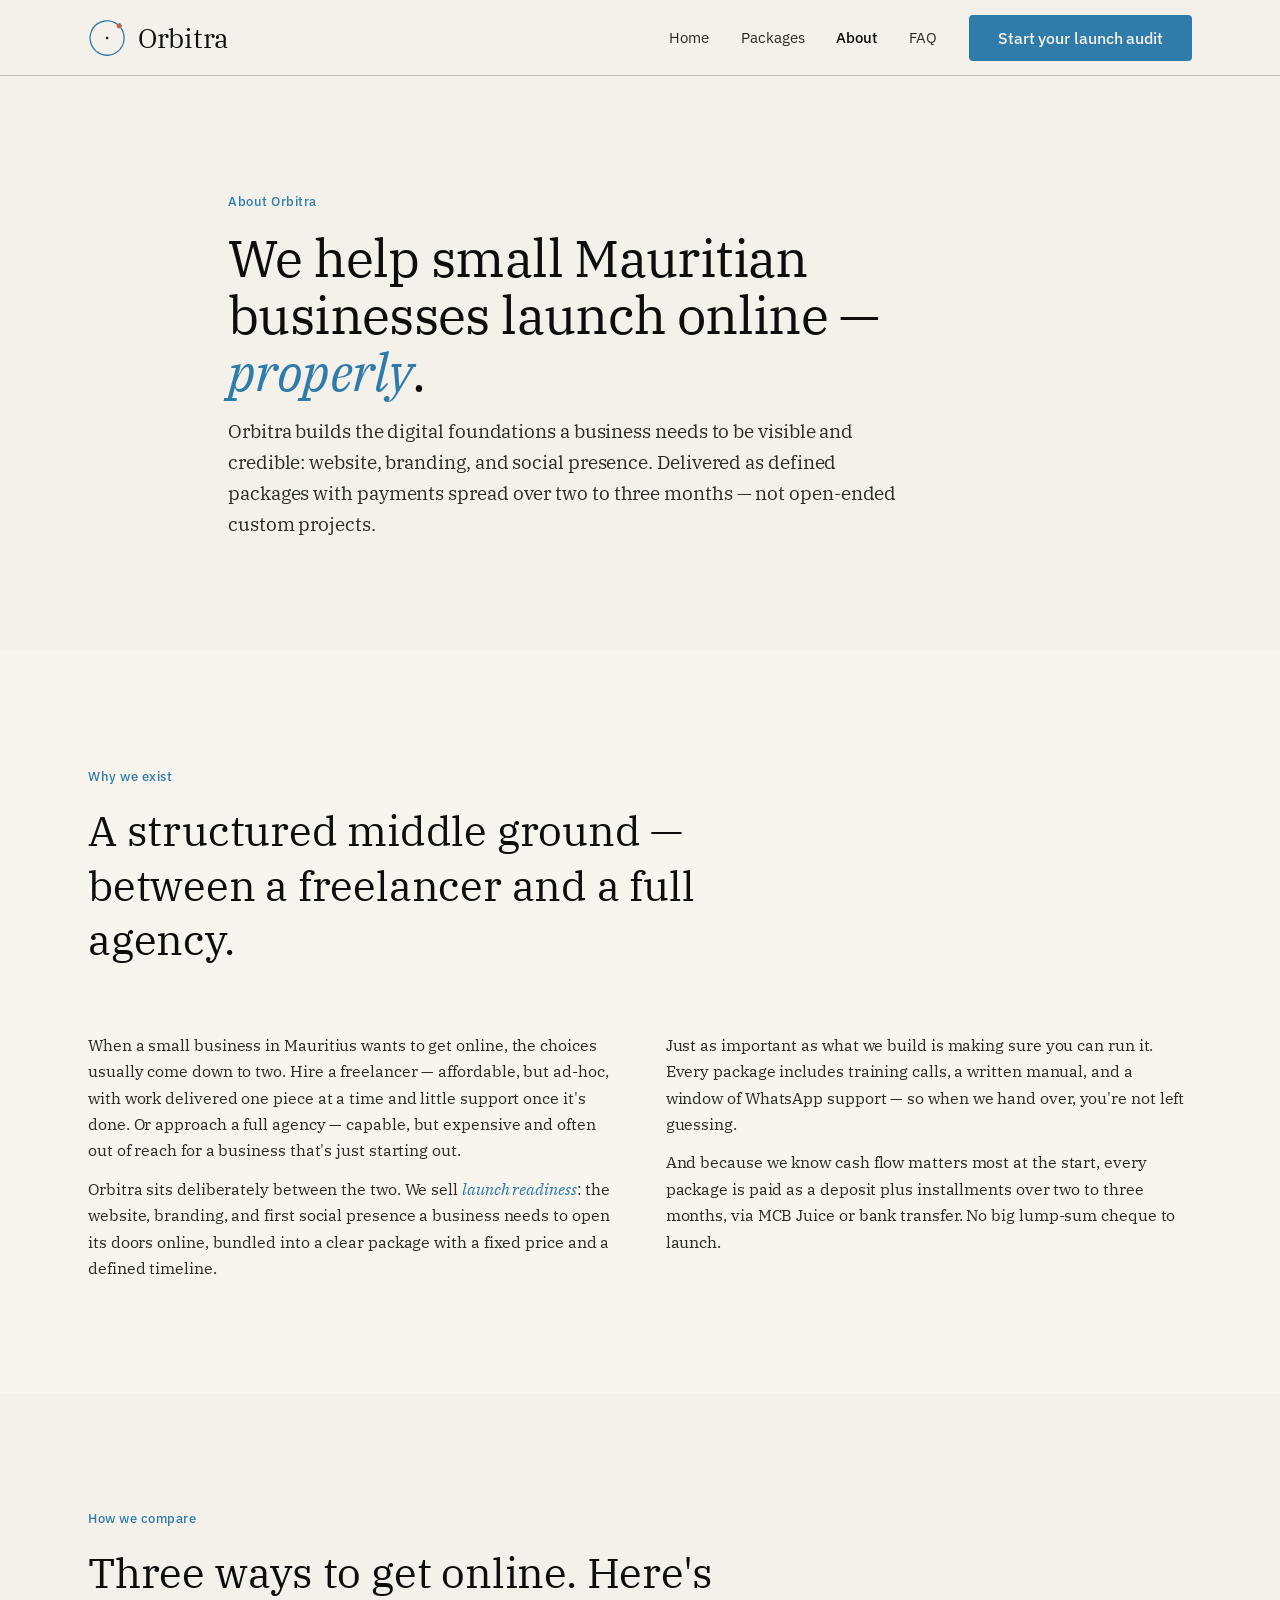
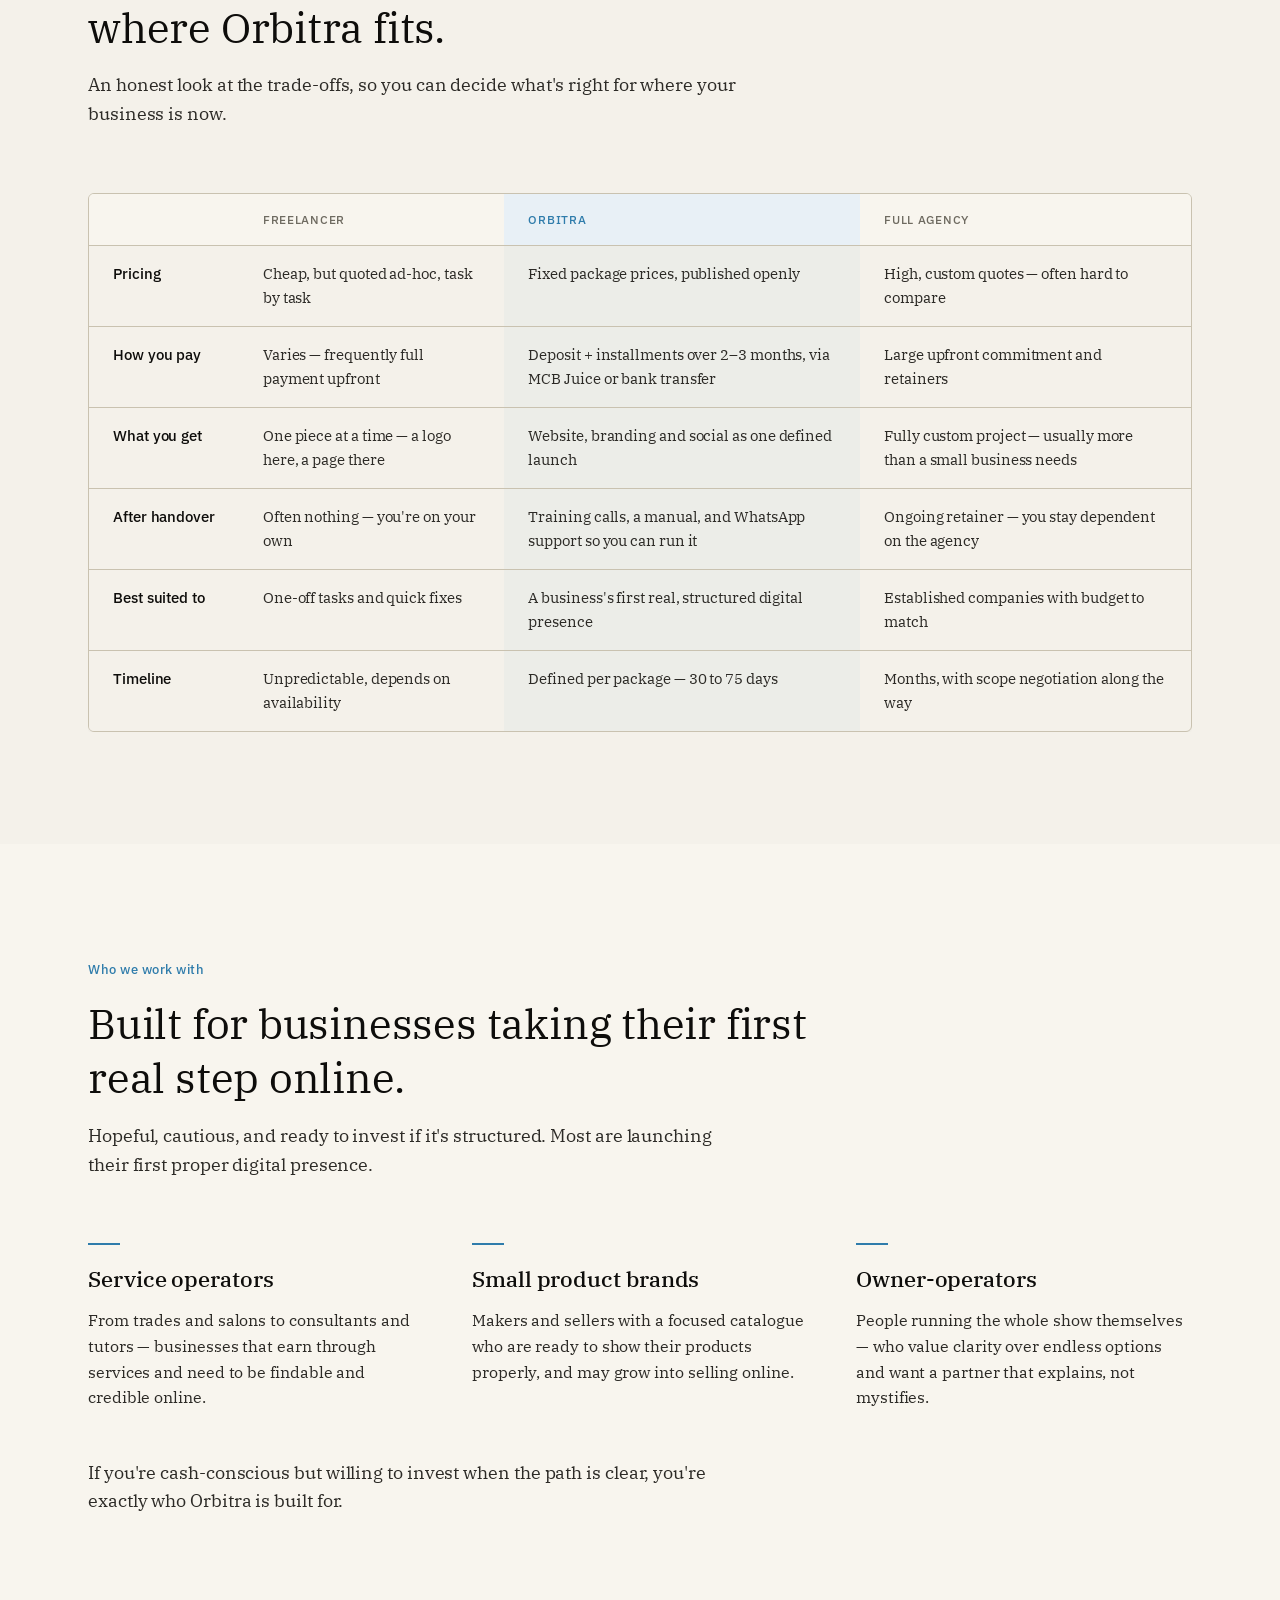
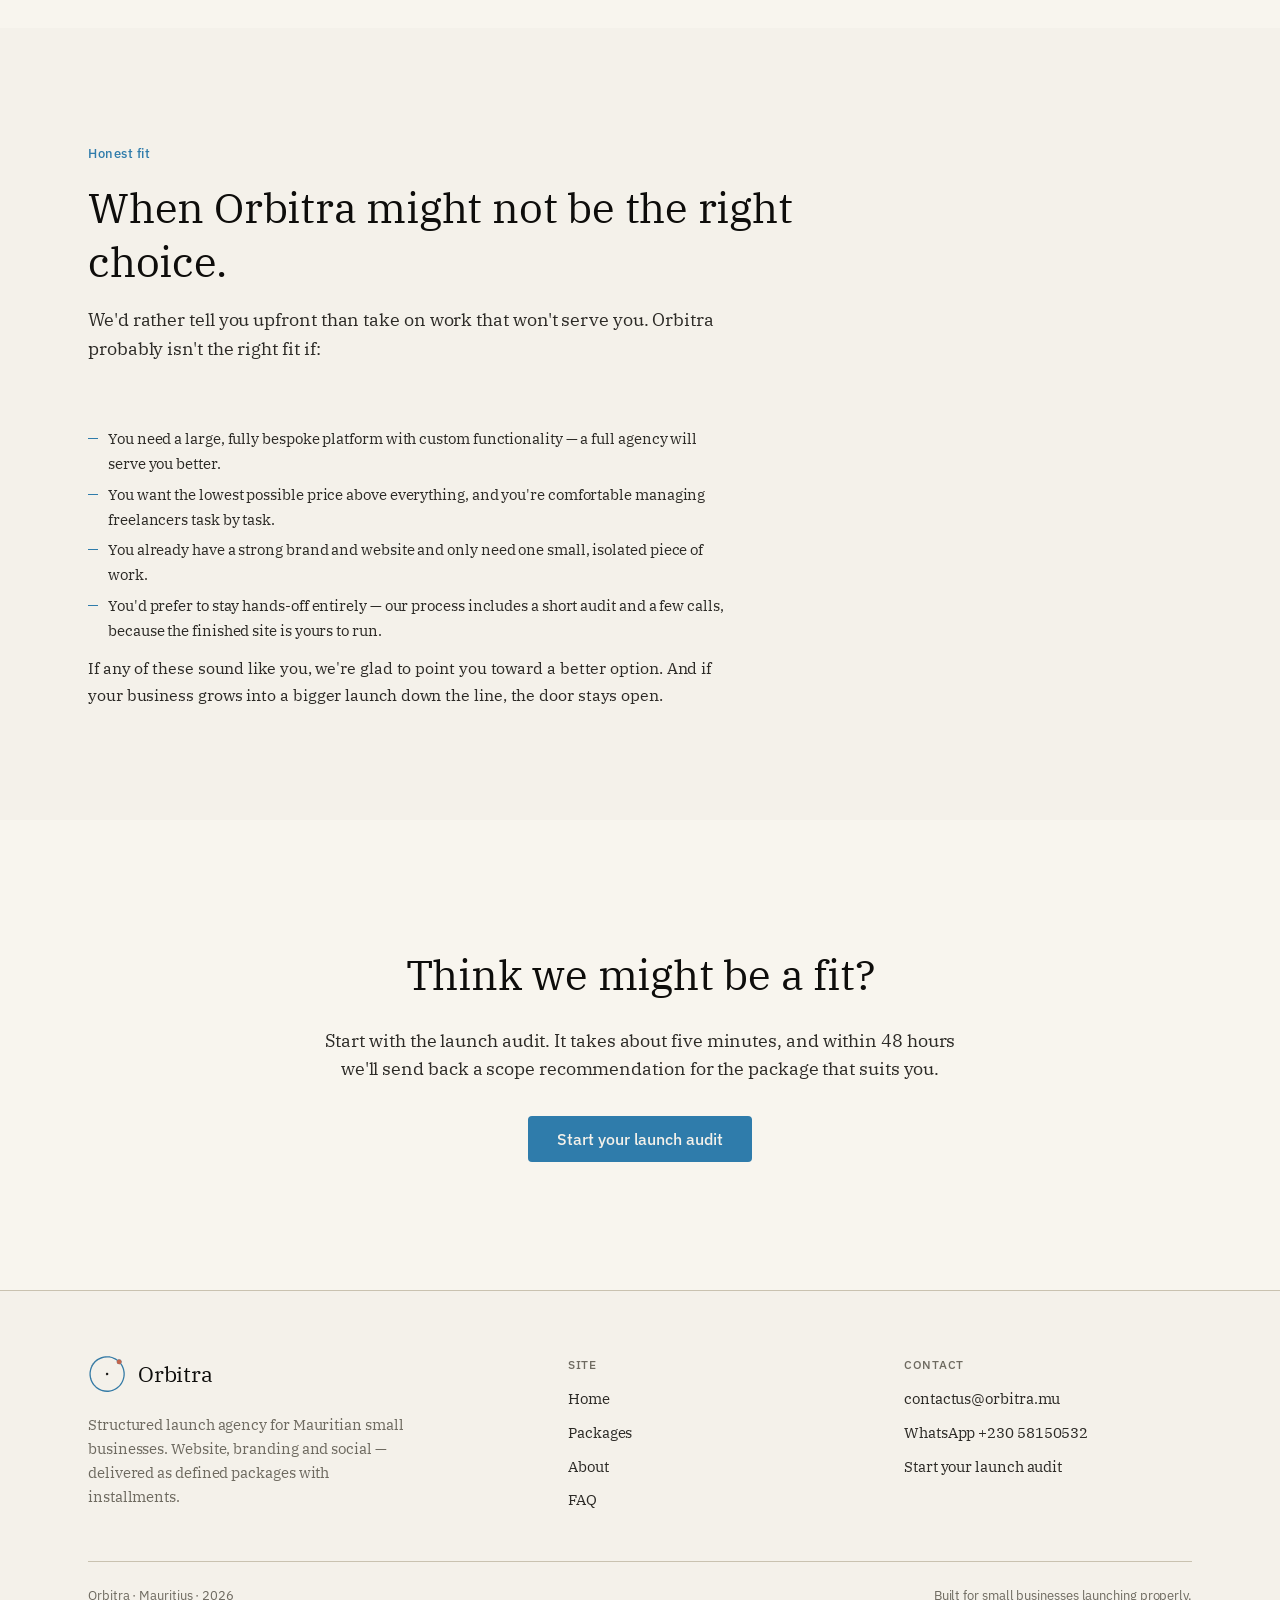
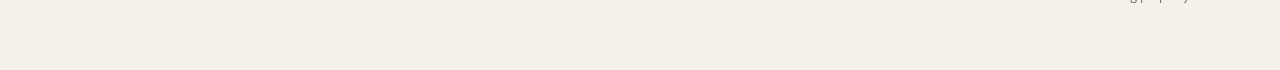
<file: about.html>
<!DOCTYPE html>
<html lang="en">
<head>
  <meta charset="UTF-8">
  <meta name="viewport" content="width=device-width, initial-scale=1.0">
  <meta name="description" content="Orbitra is a structured launch agency for Mauritian small businesses — sitting between freelancers and full agencies. Fixed packages, installments, and the training to run what we build.">
  <meta name="theme-color" content="#F4F1EA">
  <title>About — Orbitra</title>
  <link rel="preconnect" href="https://fonts.googleapis.com">
  <link rel="preconnect" href="https://fonts.gstatic.com" crossorigin>
  <link rel="stylesheet" href="../styles.css">
  <link rel="icon" type="image/svg+xml" href="../assets/orbitra_logo.svg">
</head>
<body>

  <!-- HEADER -->
  <header class="site-header" role="banner">
    <div class="container">
      <a href="index.html" class="site-logo" aria-label="Orbitra — Home">
        <img src="../assets/orbitra_logo.svg" alt="" width="38" height="38">
        <span class="wordmark">Orbitra</span>
      </a>
      <button class="nav-toggle" type="button" aria-label="Open navigation" aria-expanded="false" aria-controls="nav-menu">
        <span></span><span></span><span></span>
      </button>
      <nav class="nav-menu" id="nav-menu" role="navigation" aria-label="Main navigation">
        <ul class="nav-links">
          <li><a href="index.html">Home</a></li>
          <li><a href="packages.html">Packages</a></li>
          <li><a href="about.html" aria-current="page">About</a></li>
          <li><a href="faq.html">FAQ</a></li>
        </ul>
        <a class="btn btn-primary" href="https://tally.so/r/gDJ7Zl">Start your launch audit</a>
      </nav>
    </div>
  </header>

  <main>

    <!-- PAGE HEADER -->
    <section class="page-header">
      <div class="container">
        <span class="eyebrow">About Orbitra</span>
        <h1>We help small Mauritian businesses launch online — <em>properly</em>.</h1>
        <p class="lede">Orbitra builds the digital foundations a business needs to be visible and credible: website, branding, and social presence. Delivered as defined packages with payments spread over two to three months — not open-ended custom projects.</p>
      </div>
    </section>

    <!-- POSITIONING -->
    <section id="positioning" class="section section-tint-b">
      <div class="container">
        <header class="section-head reveal">
          <span class="eyebrow">Why we exist</span>
          <h2 class="h-section">A structured middle ground — between a freelancer and a full agency.</h2>
        </header>

        <div class="two-col reveal">
          <div class="faq-answer">
            <p>When a small business in Mauritius wants to get online, the choices usually come down to two. Hire a freelancer — affordable, but ad-hoc, with work delivered one piece at a time and little support once it's done. Or approach a full agency — capable, but expensive and often out of reach for a business that's just starting out.</p>
            <p>Orbitra sits deliberately between the two. We sell <em>launch readiness</em>: the website, branding, and first social presence a business needs to open its doors online, bundled into a clear package with a fixed price and a defined timeline.</p>
          </div>
          <div class="faq-answer">
            <p>Just as important as what we build is making sure you can run it. Every package includes training calls, a written manual, and a window of WhatsApp support — so when we hand over, you're not left guessing.</p>
            <p>And because we know cash flow matters most at the start, every package is paid as a deposit plus installments over two to three months, via MCB Juice or bank transfer. No big lump-sum cheque to launch.</p>
          </div>
        </div>
      </div>
    </section>

    <!-- COMPARISON TABLE -->
    <section id="comparison" class="section section-tint-a">
      <div class="container">
        <header class="section-head reveal">
          <span class="eyebrow">How we compare</span>
          <h2 class="h-section">Three ways to get online. Here's where Orbitra fits.</h2>
          <p class="lede">An honest look at the trade-offs, so you can decide what's right for where your business is now.</p>
        </header>

        <div class="compare-wrap reveal">
          <table class="compare-table">
            <thead>
              <tr>
                <th scope="col"><span class="sr-only">Dimension</span></th>
                <th scope="col">Freelancer</th>
                <th scope="col" class="col-orbitra">Orbitra</th>
                <th scope="col">Full agency</th>
              </tr>
            </thead>
            <tbody>
              <tr>
                <th scope="row">Pricing</th>
                <td>Cheap, but quoted ad-hoc, task by task</td>
                <td class="col-orbitra">Fixed package prices, published openly</td>
                <td>High, custom quotes — often hard to compare</td>
              </tr>
              <tr>
                <th scope="row">How you pay</th>
                <td>Varies — frequently full payment upfront</td>
                <td class="col-orbitra">Deposit + installments over 2–3 months, via MCB Juice or bank transfer</td>
                <td>Large upfront commitment and retainers</td>
              </tr>
              <tr>
                <th scope="row">What you get</th>
                <td>One piece at a time — a logo here, a page there</td>
                <td class="col-orbitra">Website, branding and social as one defined launch</td>
                <td>Fully custom project — usually more than a small business needs</td>
              </tr>
              <tr>
                <th scope="row">After handover</th>
                <td>Often nothing — you're on your own</td>
                <td class="col-orbitra">Training calls, a manual, and WhatsApp support so you can run it</td>
                <td>Ongoing retainer — you stay dependent on the agency</td>
              </tr>
              <tr>
                <th scope="row">Best suited to</th>
                <td>One-off tasks and quick fixes</td>
                <td class="col-orbitra">A business's first real, structured digital presence</td>
                <td>Established companies with budget to match</td>
              </tr>
              <tr>
                <th scope="row">Timeline</th>
                <td>Unpredictable, depends on availability</td>
                <td class="col-orbitra">Defined per package — 30 to 75 days</td>
                <td>Months, with scope negotiation along the way</td>
              </tr>
            </tbody>
          </table>
        </div>
      </div>
    </section>

    <!-- WHO WE WORK WITH -->
    <section id="who-we-work-with" class="section section-tint-b">
      <div class="container">
        <header class="section-head reveal">
          <span class="eyebrow">Who we work with</span>
          <h2 class="h-section">Built for businesses taking their first real step online.</h2>
          <p class="lede">Hopeful, cautious, and ready to invest if it's structured. Most are launching their first proper digital presence.</p>
        </header>

        <div class="what-grid reveal-stagger">
          <article class="what-item">
            <h3>Service operators</h3>
            <p>From trades and salons to consultants and tutors — businesses that earn through services and need to be findable and credible online.</p>
          </article>
          <article class="what-item">
            <h3>Small product brands</h3>
            <p>Makers and sellers with a focused catalogue who are ready to show their products properly, and may grow into selling online.</p>
          </article>
          <article class="what-item">
            <h3>Owner-operators</h3>
            <p>People running the whole show themselves — who value clarity over endless options and want a partner that explains, not mystifies.</p>
          </article>
        </div>

        <p class="what-closing reveal">If you're cash-conscious but willing to invest when the path is clear, you're exactly who Orbitra is built for.</p>
      </div>
    </section>

    <!-- NOT A FIT -->
    <section id="not-a-fit" class="section section-tint-a">
      <div class="container">
        <header class="section-head reveal">
          <span class="eyebrow">Honest fit</span>
          <h2 class="h-section">When Orbitra might not be the right choice.</h2>
          <p class="lede">We'd rather tell you upfront than take on work that won't serve you. Orbitra probably isn't the right fit if:</p>
        </header>

        <div class="faq-answer reveal">
          <ul>
            <li>You need a large, fully bespoke platform with custom functionality — a full agency will serve you better.</li>
            <li>You want the lowest possible price above everything, and you're comfortable managing freelancers task by task.</li>
            <li>You already have a strong brand and website and only need one small, isolated piece of work.</li>
            <li>You'd prefer to stay hands-off entirely — our process includes a short audit and a few calls, because the finished site is yours to run.</li>
          </ul>
          <p>If any of these sound like you, we're glad to point you toward a better option. And if your business grows into a bigger launch down the line, the door stays open.</p>
        </div>
      </div>
    </section>

    <!-- FINAL CTA -->
    <section id="final-cta" class="final-cta section-tint-b">
      <div class="container">
        <div class="reveal">
          <h2 class="h-section">Think we might be a fit?</h2>
          <p class="lede">Start with the launch audit. It takes about five minutes, and within 48 hours we'll send back a scope recommendation for the package that suits you.</p>
          <a class="btn btn-primary" href="https://tally.so/r/gDJ7Zl">Start your launch audit</a>
        </div>
      </div>
    </section>

  </main>

  <!-- FOOTER -->
  <footer class="site-footer" role="contentinfo">
    <div class="container">
      <div class="footer-grid">
        <div class="footer-brand">
          <a href="index.html" class="site-logo" aria-label="Orbitra — Home">
            <img src="../assets/orbitra_logo.svg" alt="" width="32" height="32">
            <span class="wordmark">Orbitra</span>
          </a>
          <p>Structured launch agency for Mauritian small businesses. Website, branding and social — delivered as defined packages with installments.</p>
        </div>
        <div class="footer-col">
          <h4>Site</h4>
          <ul>
            <li><a href="index.html">Home</a></li>
            <li><a href="packages.html">Packages</a></li>
            <li><a href="about.html">About</a></li>
            <li><a href="faq.html">FAQ</a></li>
          </ul>
        </div>
        <div class="footer-col">
          <h4>Contact</h4>
          <ul>
            <li><a href="mailto:contactus@orbitra.mu">contactus@orbitra.mu</a></li>
            <li><a href="https://wa.me/23058150532">WhatsApp +230 58150532</a></li>
            <li><a href="https://tally.so/r/gDJ7Zl">Start your launch audit</a></li>
          </ul>
        </div>
      </div>
      <div class="footer-bottom">
        <span>Orbitra &middot; Mauritius &middot; 2026</span>
        <span>Built for small businesses launching properly.</span>
      </div>
    </div>
  </footer>

  <script src="../main.js"></script>
</body>
</html>
</file>
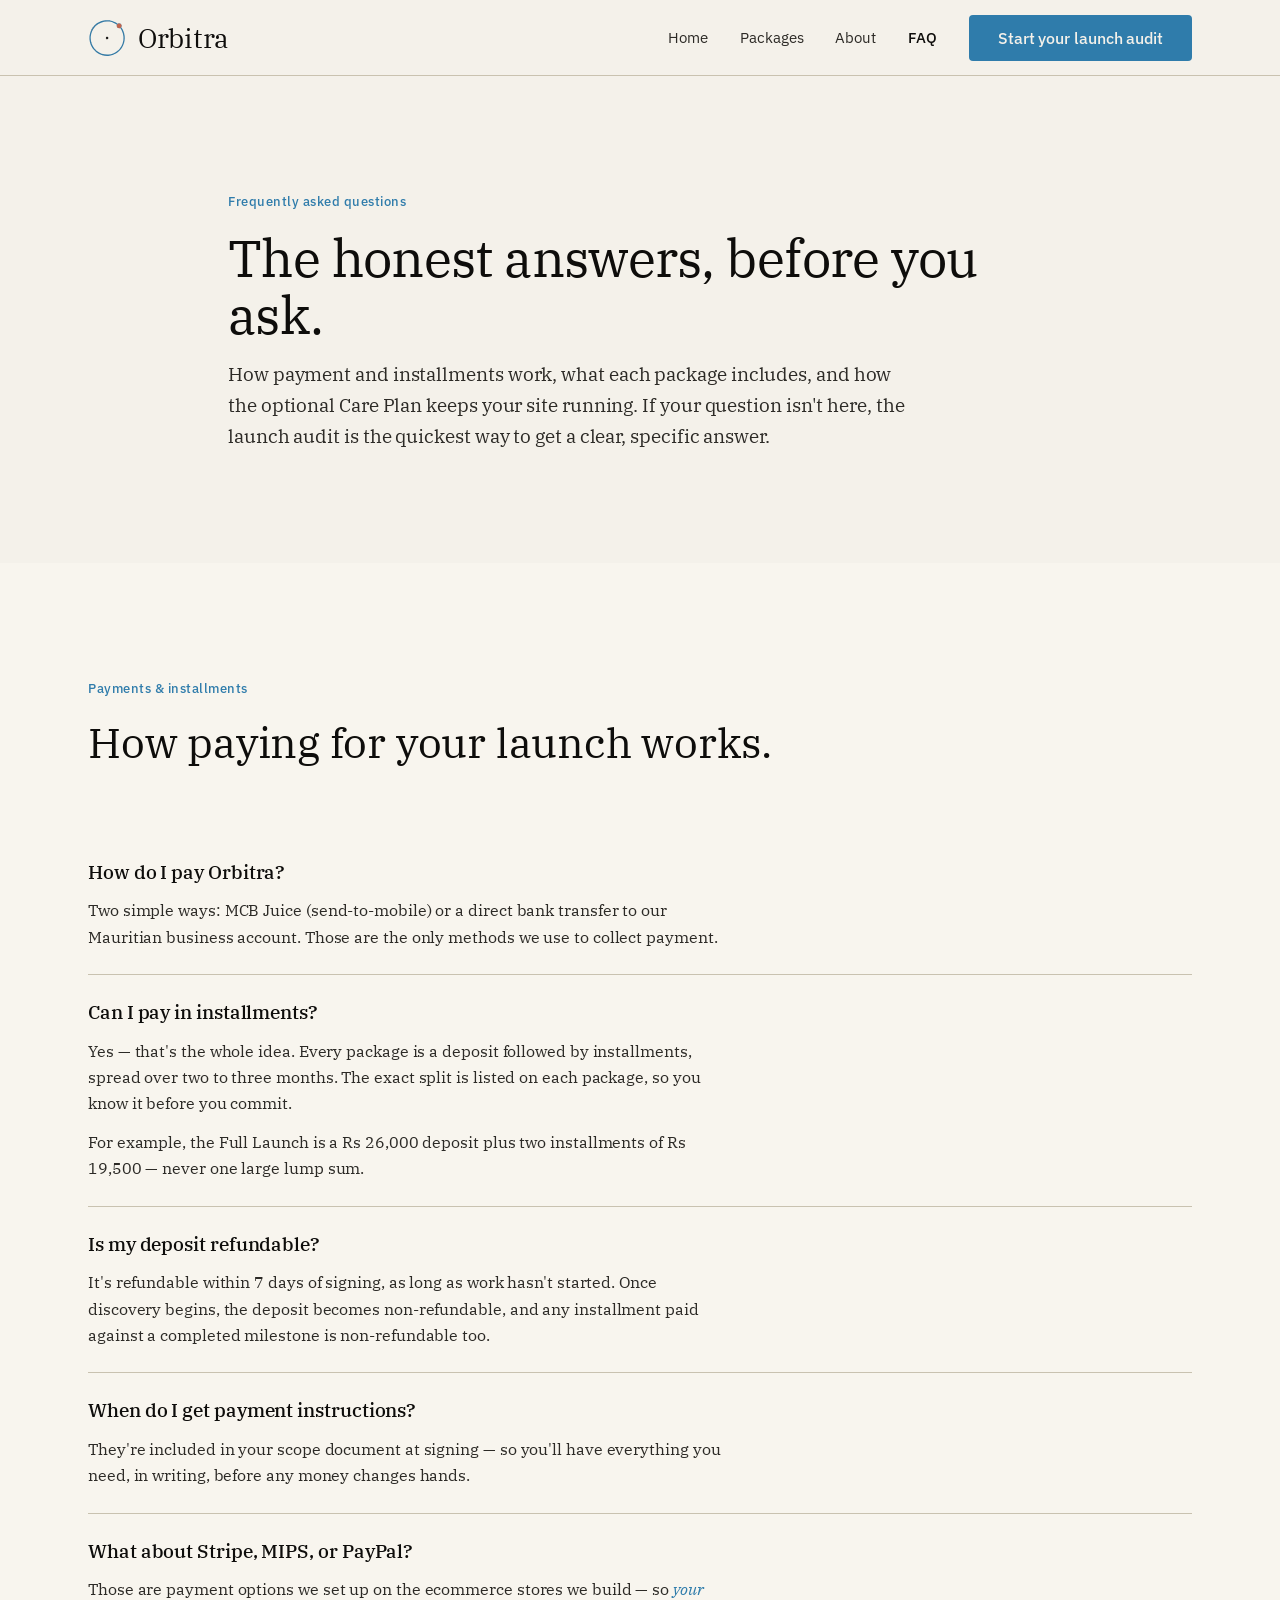
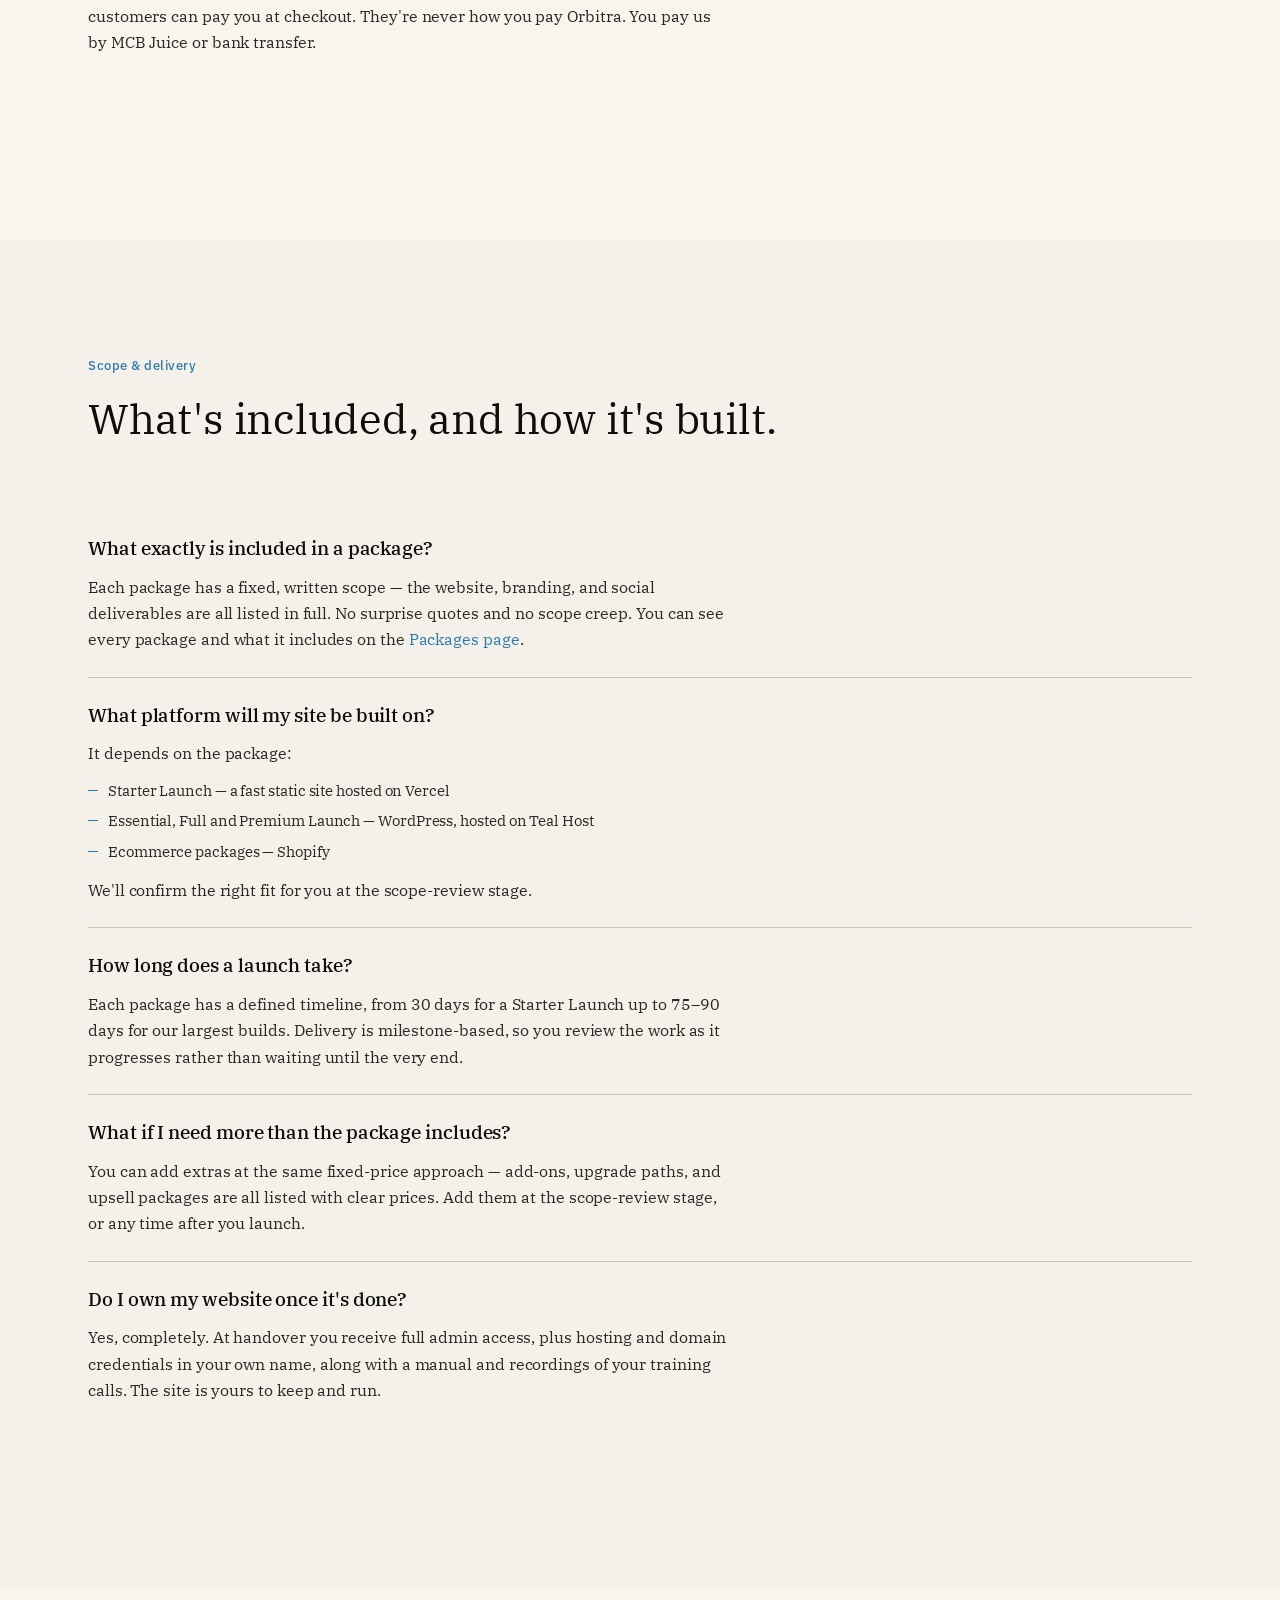
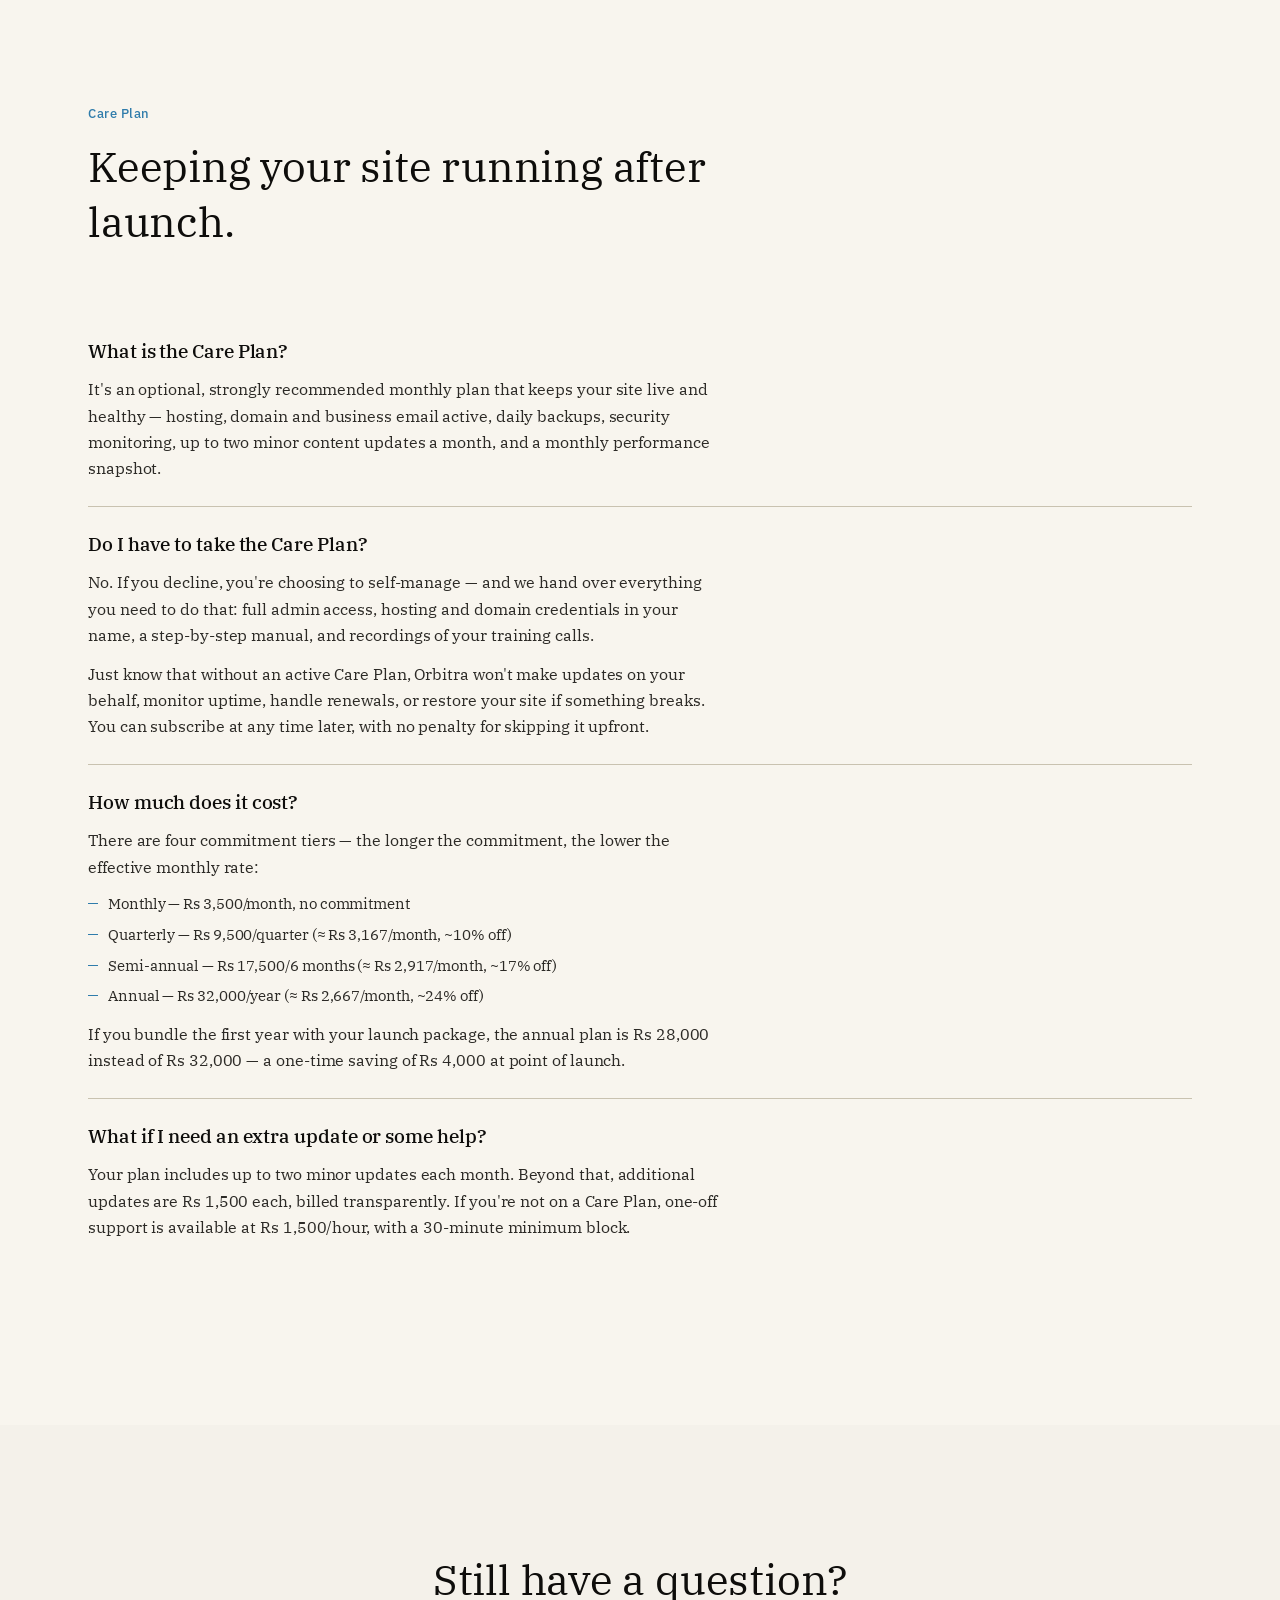
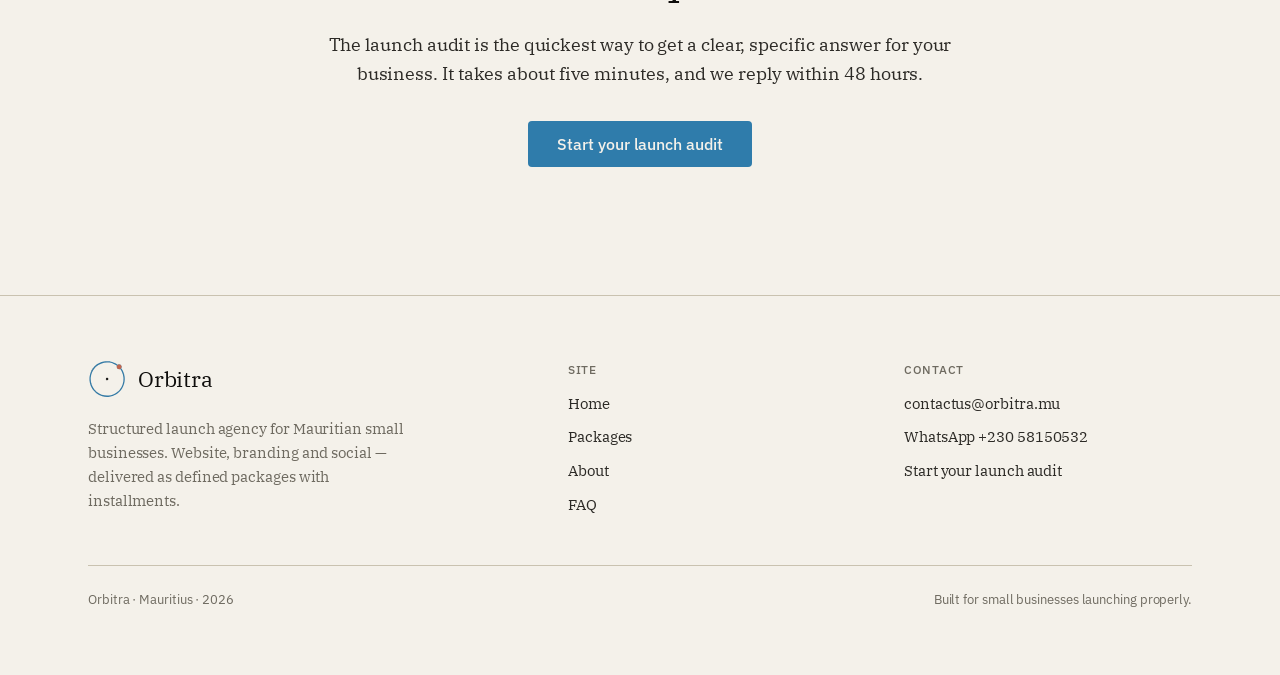
<file: faq.html>
<!DOCTYPE html>
<html lang="en">
<head>
  <meta charset="UTF-8">
  <meta name="viewport" content="width=device-width, initial-scale=1.0">
  <meta name="description" content="Orbitra FAQ — how payments and installments work, what each package includes, platforms and timelines, and how the optional Care Plan keeps your site running.">
  <meta name="theme-color" content="#F4F1EA">
  <title>FAQ — Orbitra</title>
  <link rel="preconnect" href="https://fonts.googleapis.com">
  <link rel="preconnect" href="https://fonts.gstatic.com" crossorigin>
  <link rel="stylesheet" href="../styles.css">
  <link rel="icon" type="image/svg+xml" href="../assets/orbitra_logo.svg">
</head>
<body>

  <!-- HEADER -->
  <header class="site-header" role="banner">
    <div class="container">
      <a href="index.html" class="site-logo" aria-label="Orbitra — Home">
        <img src="../assets/orbitra_logo.svg" alt="" width="38" height="38">
        <span class="wordmark">Orbitra</span>
      </a>
      <button class="nav-toggle" type="button" aria-label="Open navigation" aria-expanded="false" aria-controls="nav-menu">
        <span></span><span></span><span></span>
      </button>
      <nav class="nav-menu" id="nav-menu" role="navigation" aria-label="Main navigation">
        <ul class="nav-links">
          <li><a href="index.html">Home</a></li>
          <li><a href="packages.html">Packages</a></li>
          <li><a href="about.html">About</a></li>
          <li><a href="faq.html" aria-current="page">FAQ</a></li>
        </ul>
        <a class="btn btn-primary" href="https://tally.so/r/gDJ7Zl">Start your launch audit</a>
      </nav>
    </div>
  </header>

  <main>

    <!-- PAGE HEADER -->
    <section class="page-header">
      <div class="container">
        <span class="eyebrow">Frequently asked questions</span>
        <h1>The honest answers, before you ask.</h1>
        <p class="lede">How payment and installments work, what each package includes, and how the optional Care Plan keeps your site running. If your question isn't here, the launch audit is the quickest way to get a clear, specific answer.</p>
      </div>
    </section>

    <!-- PAYMENTS Q&A -->
    <section id="payments-qa" class="section section-tint-b">
      <div class="container">
        <header class="section-head reveal">
          <span class="eyebrow">Payments &amp; installments</span>
          <h2 class="h-section">How paying for your launch works.</h2>
        </header>

        <div class="faq-group reveal">
          <div class="faq-item">
            <div class="faq-question">How do I pay Orbitra?</div>
            <div class="faq-answer">
              <p>Two simple ways: MCB Juice (send-to-mobile) or a direct bank transfer to our Mauritian business account. Those are the only methods we use to collect payment.</p>
            </div>
          </div>
          <div class="faq-item">
            <div class="faq-question">Can I pay in installments?</div>
            <div class="faq-answer">
              <p>Yes — that's the whole idea. Every package is a deposit followed by installments, spread over two to three months. The exact split is listed on each package, so you know it before you commit.</p>
              <p>For example, the Full Launch is a Rs 26,000 deposit plus two installments of Rs 19,500 — never one large lump sum.</p>
            </div>
          </div>
          <div class="faq-item">
            <div class="faq-question">Is my deposit refundable?</div>
            <div class="faq-answer">
              <p>It's refundable within 7 days of signing, as long as work hasn't started. Once discovery begins, the deposit becomes non-refundable, and any installment paid against a completed milestone is non-refundable too.</p>
            </div>
          </div>
          <div class="faq-item">
            <div class="faq-question">When do I get payment instructions?</div>
            <div class="faq-answer">
              <p>They're included in your scope document at signing — so you'll have everything you need, in writing, before any money changes hands.</p>
            </div>
          </div>
          <div class="faq-item">
            <div class="faq-question">What about Stripe, MIPS, or PayPal?</div>
            <div class="faq-answer">
              <p>Those are payment options we set up on the ecommerce stores we build — so <em>your</em> customers can pay you at checkout. They're never how you pay Orbitra. You pay us by MCB Juice or bank transfer.</p>
            </div>
          </div>
        </div>
      </div>
    </section>

    <!-- SCOPE Q&A -->
    <section id="scope-qa" class="section section-tint-a">
      <div class="container">
        <header class="section-head reveal">
          <span class="eyebrow">Scope &amp; delivery</span>
          <h2 class="h-section">What's included, and how it's built.</h2>
        </header>

        <div class="faq-group reveal">
          <div class="faq-item">
            <div class="faq-question">What exactly is included in a package?</div>
            <div class="faq-answer">
              <p>Each package has a fixed, written scope — the website, branding, and social deliverables are all listed in full. No surprise quotes and no scope creep. You can see every package and what it includes on the <a href="packages.html" class="text-accent">Packages page</a>.</p>
            </div>
          </div>
          <div class="faq-item">
            <div class="faq-question">What platform will my site be built on?</div>
            <div class="faq-answer">
              <p>It depends on the package:</p>
              <ul>
                <li>Starter Launch — a fast static site hosted on Vercel</li>
                <li>Essential, Full and Premium Launch — WordPress, hosted on Teal Host</li>
                <li>Ecommerce packages — Shopify</li>
              </ul>
              <p>We'll confirm the right fit for you at the scope-review stage.</p>
            </div>
          </div>
          <div class="faq-item">
            <div class="faq-question">How long does a launch take?</div>
            <div class="faq-answer">
              <p>Each package has a defined timeline, from 30 days for a Starter Launch up to 75–90 days for our largest builds. Delivery is milestone-based, so you review the work as it progresses rather than waiting until the very end.</p>
            </div>
          </div>
          <div class="faq-item">
            <div class="faq-question">What if I need more than the package includes?</div>
            <div class="faq-answer">
              <p>You can add extras at the same fixed-price approach — add-ons, upgrade paths, and upsell packages are all listed with clear prices. Add them at the scope-review stage, or any time after you launch.</p>
            </div>
          </div>
          <div class="faq-item">
            <div class="faq-question">Do I own my website once it's done?</div>
            <div class="faq-answer">
              <p>Yes, completely. At handover you receive full admin access, plus hosting and domain credentials in your own name, along with a manual and recordings of your training calls. The site is yours to keep and run.</p>
            </div>
          </div>
        </div>
      </div>
    </section>

    <!-- CARE PLAN Q&A -->
    <section id="care-plan-qa" class="section section-tint-b">
      <div class="container">
        <header class="section-head reveal">
          <span class="eyebrow">Care Plan</span>
          <h2 class="h-section">Keeping your site running after launch.</h2>
        </header>

        <div class="faq-group reveal">
          <div class="faq-item">
            <div class="faq-question">What is the Care Plan?</div>
            <div class="faq-answer">
              <p>It's an optional, strongly recommended monthly plan that keeps your site live and healthy — hosting, domain and business email active, daily backups, security monitoring, up to two minor content updates a month, and a monthly performance snapshot.</p>
            </div>
          </div>
          <div class="faq-item">
            <div class="faq-question">Do I have to take the Care Plan?</div>
            <div class="faq-answer">
              <p>No. If you decline, you're choosing to self-manage — and we hand over everything you need to do that: full admin access, hosting and domain credentials in your name, a step-by-step manual, and recordings of your training calls.</p>
              <p>Just know that without an active Care Plan, Orbitra won't make updates on your behalf, monitor uptime, handle renewals, or restore your site if something breaks. You can subscribe at any time later, with no penalty for skipping it upfront.</p>
            </div>
          </div>
          <div class="faq-item">
            <div class="faq-question">How much does it cost?</div>
            <div class="faq-answer">
              <p>There are four commitment tiers — the longer the commitment, the lower the effective monthly rate:</p>
              <ul>
                <li>Monthly — Rs 3,500/month, no commitment</li>
                <li>Quarterly — Rs 9,500/quarter (≈ Rs 3,167/month, ~10% off)</li>
                <li>Semi-annual — Rs 17,500/6 months (≈ Rs 2,917/month, ~17% off)</li>
                <li>Annual — Rs 32,000/year (≈ Rs 2,667/month, ~24% off)</li>
              </ul>
              <p>If you bundle the first year with your launch package, the annual plan is Rs 28,000 instead of Rs 32,000 — a one-time saving of Rs 4,000 at point of launch.</p>
            </div>
          </div>
          <div class="faq-item">
            <div class="faq-question">What if I need an extra update or some help?</div>
            <div class="faq-answer">
              <p>Your plan includes up to two minor updates each month. Beyond that, additional updates are Rs 1,500 each, billed transparently. If you're not on a Care Plan, one-off support is available at Rs 1,500/hour, with a 30-minute minimum block.</p>
            </div>
          </div>
        </div>
      </div>
    </section>

    <!-- FINAL CTA -->
    <section id="final-cta" class="final-cta section-tint-a">
      <div class="container">
        <div class="reveal">
          <h2 class="h-section">Still have a question?</h2>
          <p class="lede">The launch audit is the quickest way to get a clear, specific answer for your business. It takes about five minutes, and we reply within 48 hours.</p>
          <a class="btn btn-primary" href="https://tally.so/r/gDJ7Zl">Start your launch audit</a>
        </div>
      </div>
    </section>

  </main>

  <!-- FOOTER -->
  <footer class="site-footer" role="contentinfo">
    <div class="container">
      <div class="footer-grid">
        <div class="footer-brand">
          <a href="index.html" class="site-logo" aria-label="Orbitra — Home">
            <img src="../assets/orbitra_logo.svg" alt="" width="32" height="32">
            <span class="wordmark">Orbitra</span>
          </a>
          <p>Structured launch agency for Mauritian small businesses. Website, branding and social — delivered as defined packages with installments.</p>
        </div>
        <div class="footer-col">
          <h4>Site</h4>
          <ul>
            <li><a href="index.html">Home</a></li>
            <li><a href="packages.html">Packages</a></li>
            <li><a href="about.html">About</a></li>
            <li><a href="faq.html">FAQ</a></li>
          </ul>
        </div>
        <div class="footer-col">
          <h4>Contact</h4>
          <ul>
            <li><a href="mailto:contactus@orbitra.mu">contactus@orbitra.mu</a></li>
            <li><a href="https://wa.me/23058150532">WhatsApp +230 58150532</a></li>
            <li><a href="https://tally.so/r/gDJ7Zl">Start your launch audit</a></li>
          </ul>
        </div>
      </div>
      <div class="footer-bottom">
        <span>Orbitra &middot; Mauritius &middot; 2026</span>
        <span>Built for small businesses launching properly.</span>
      </div>
    </div>
  </footer>

  <script src="../main.js"></script>
</body>
</html>
</file>
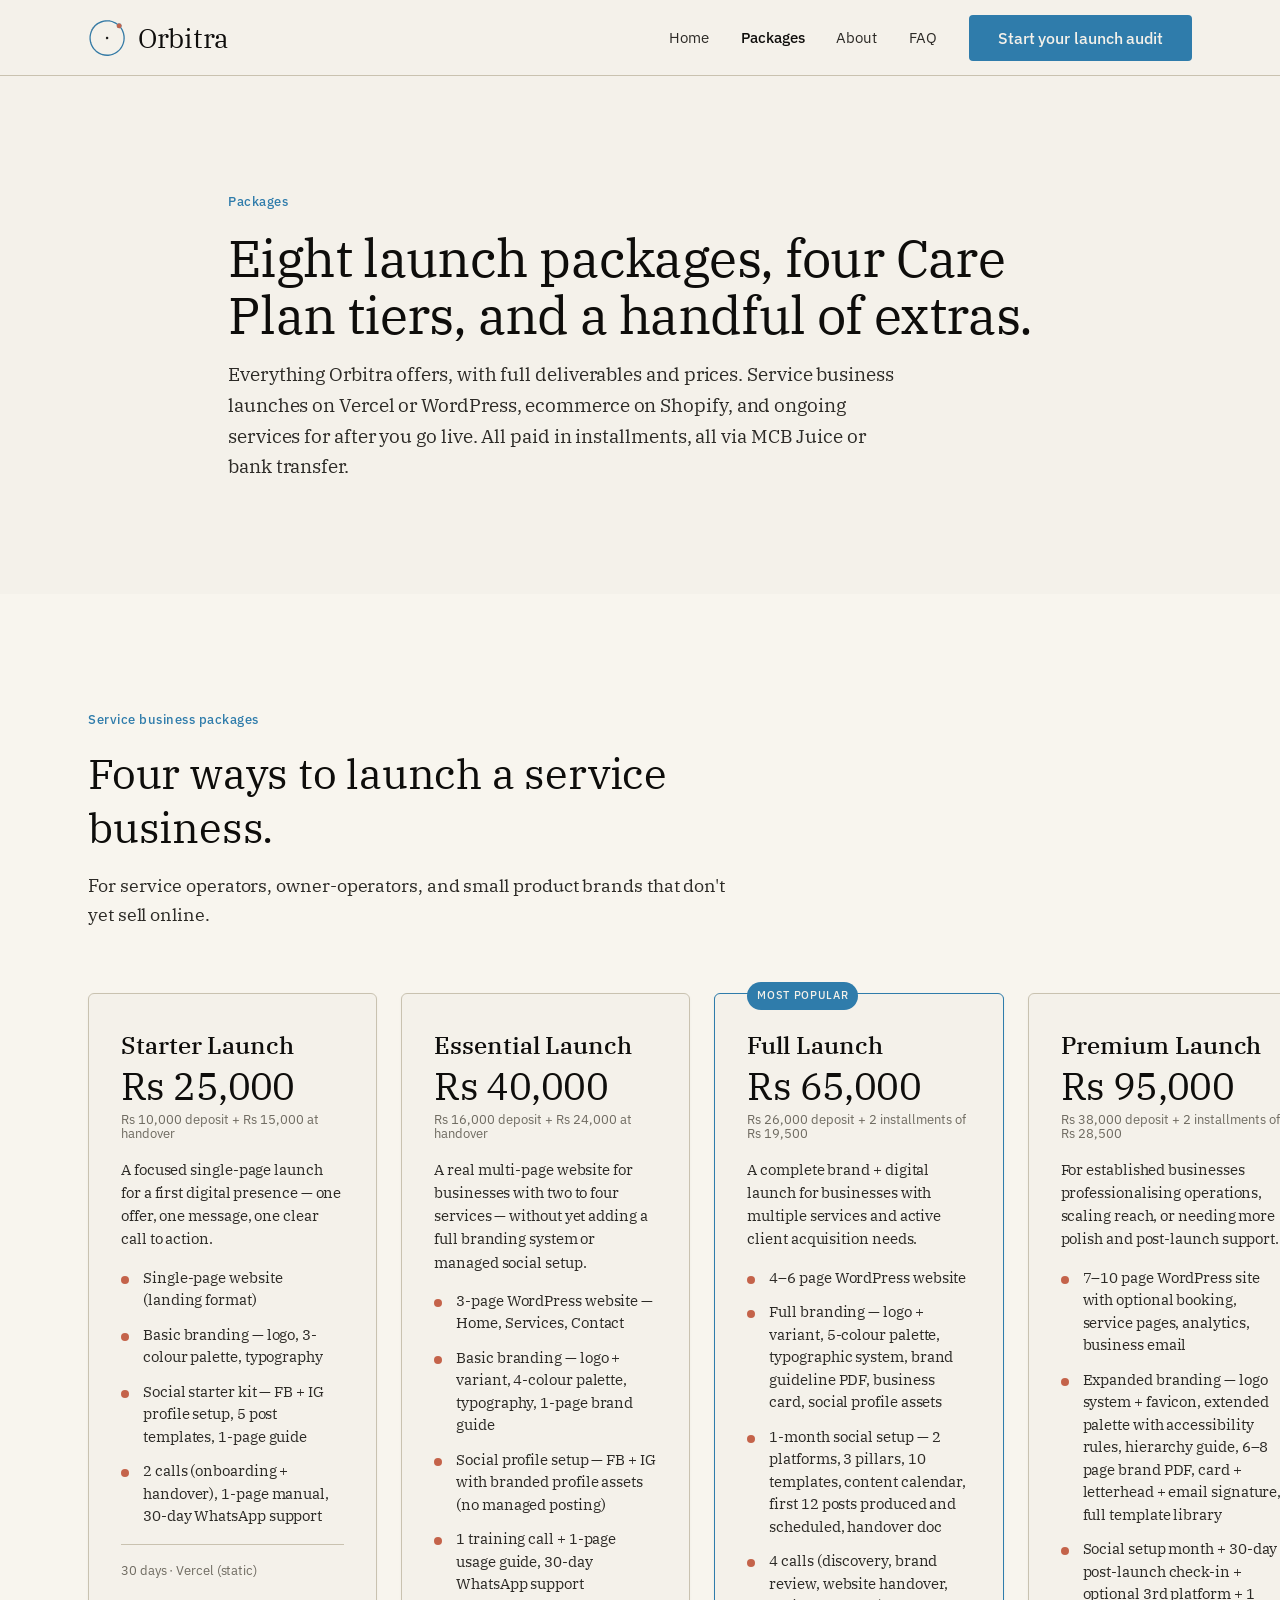
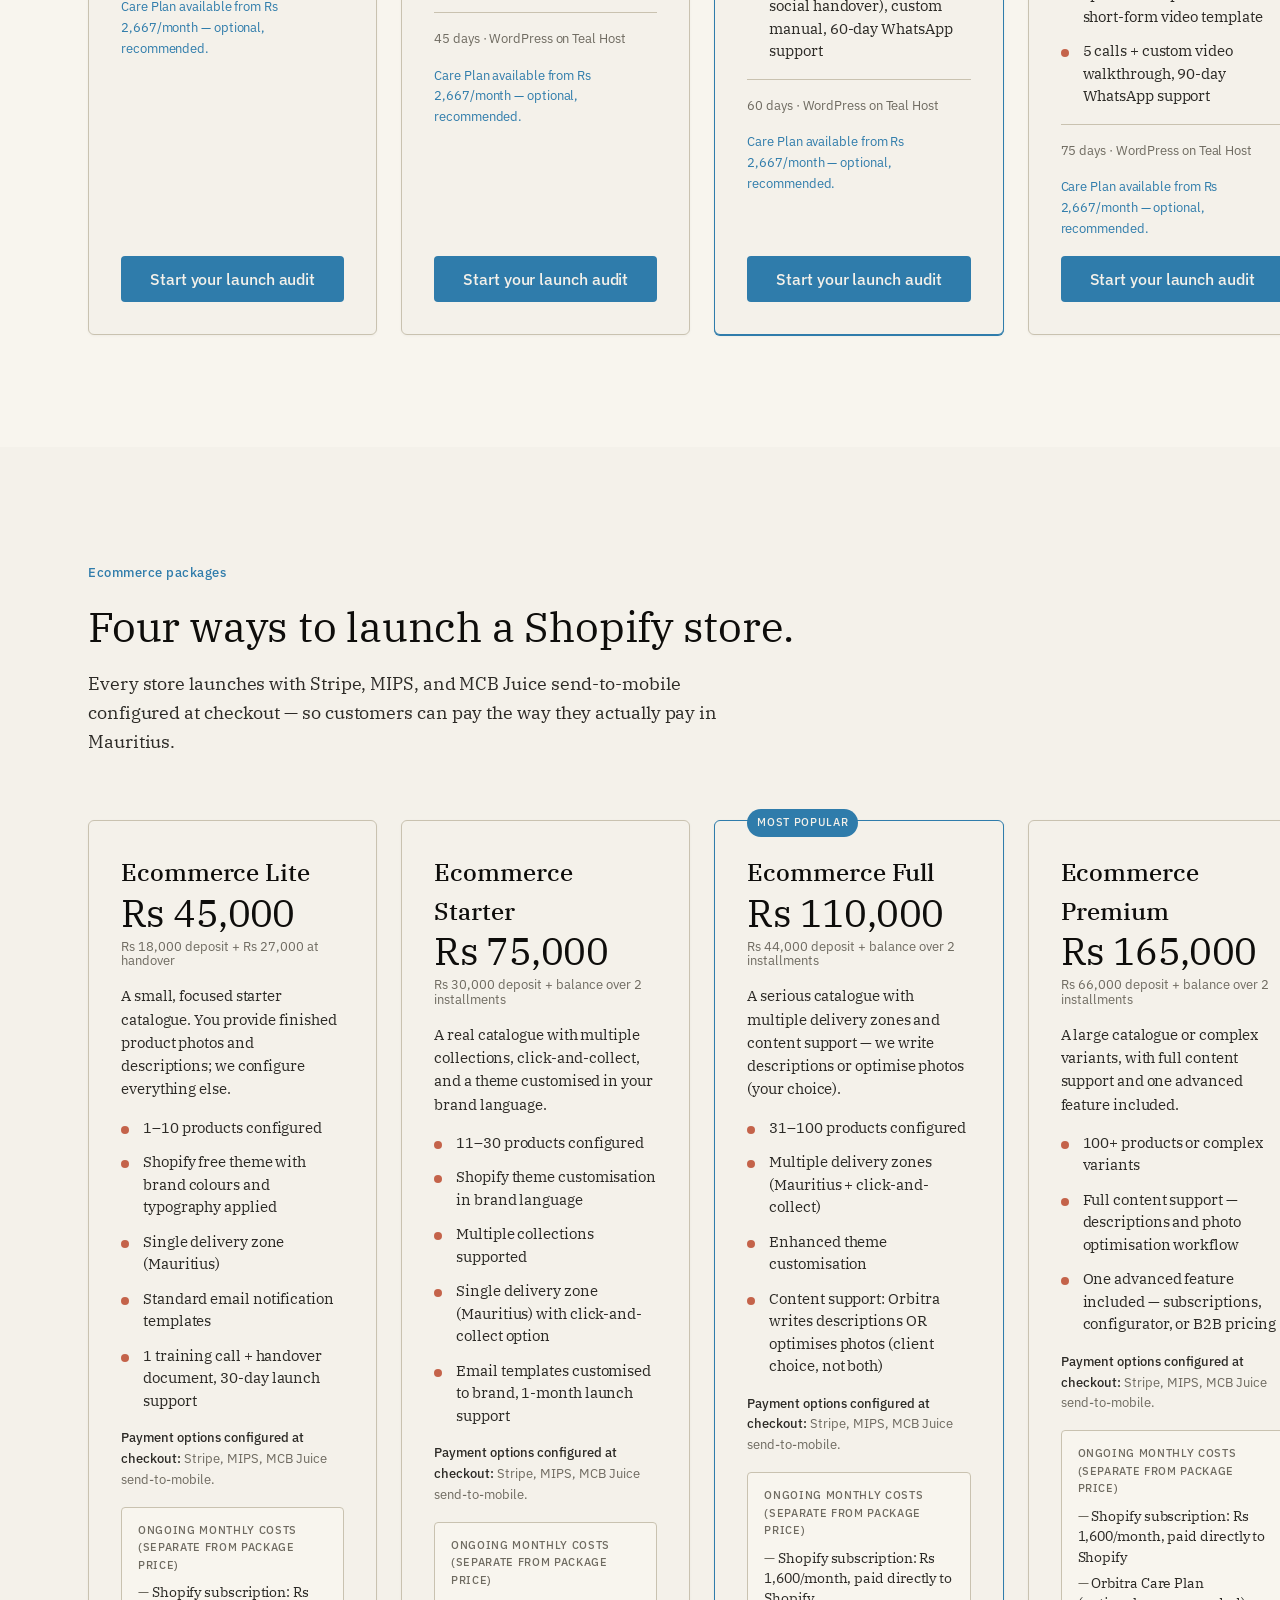
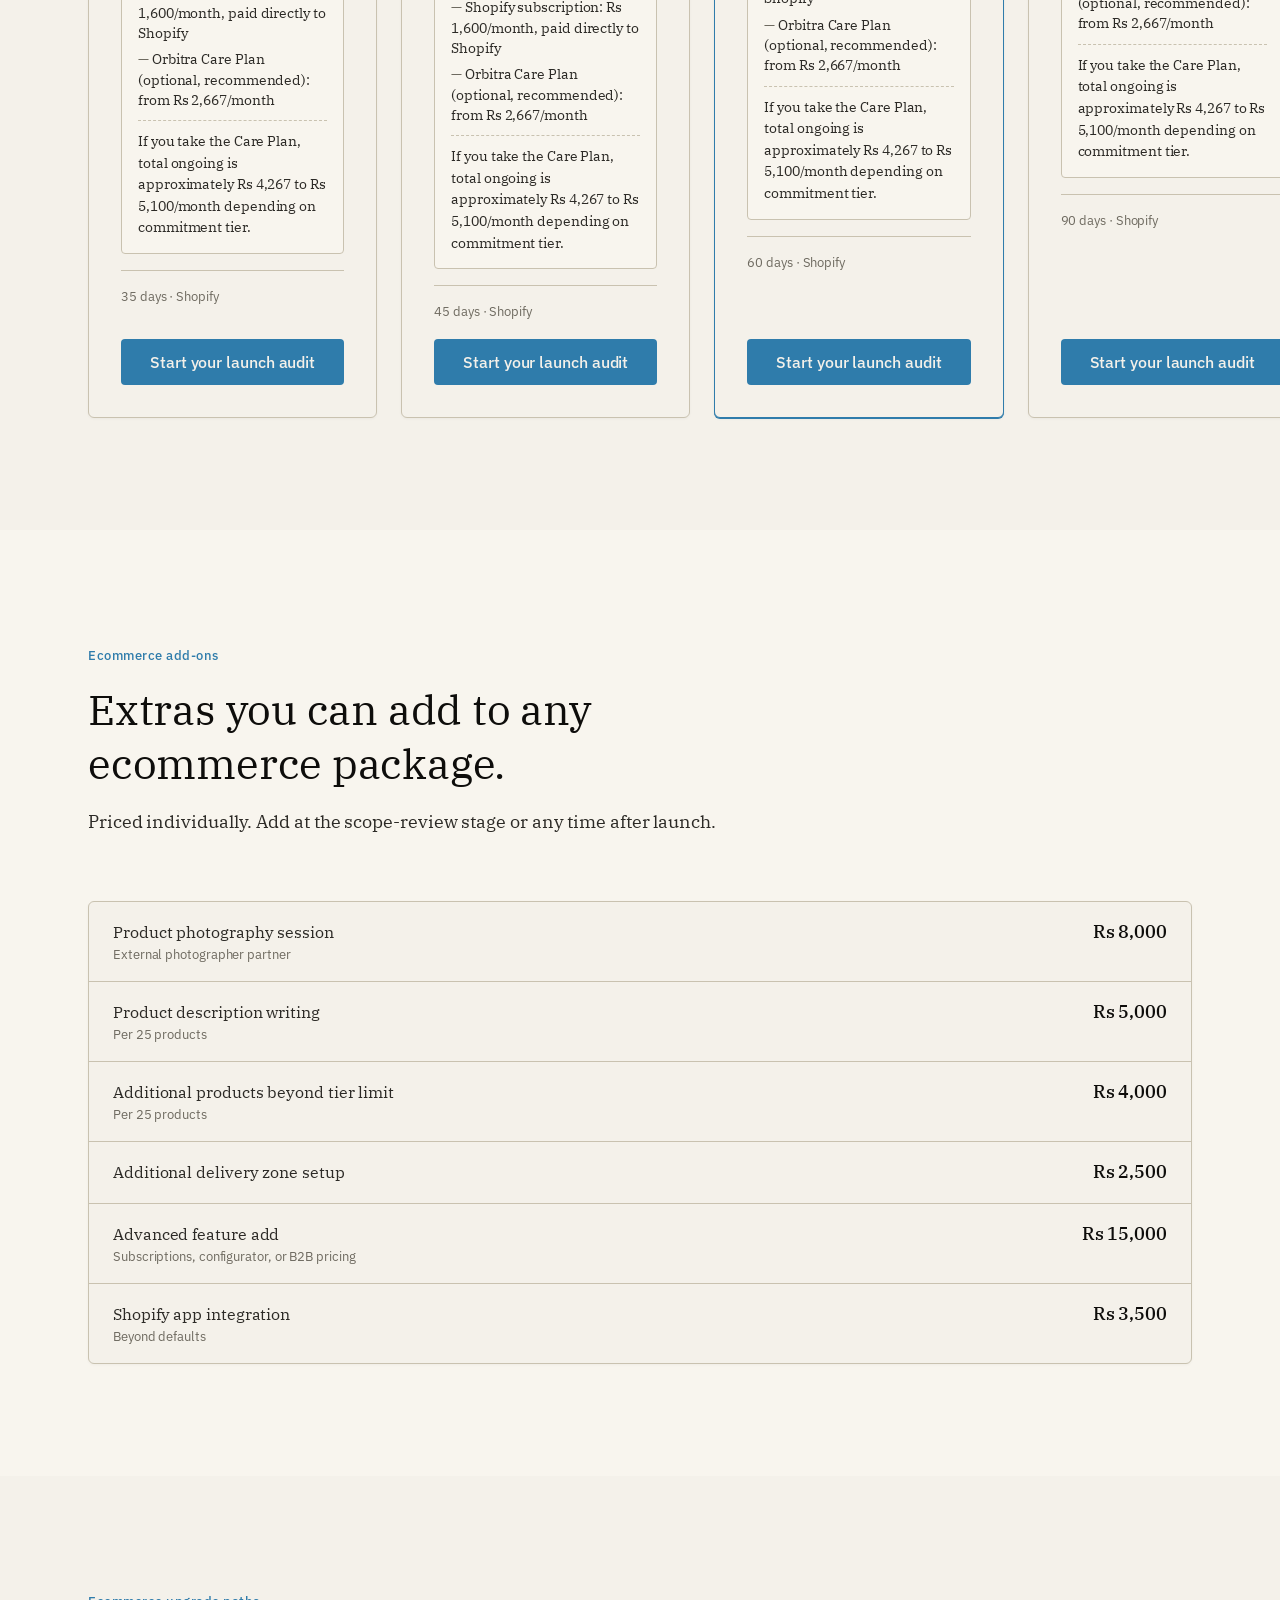
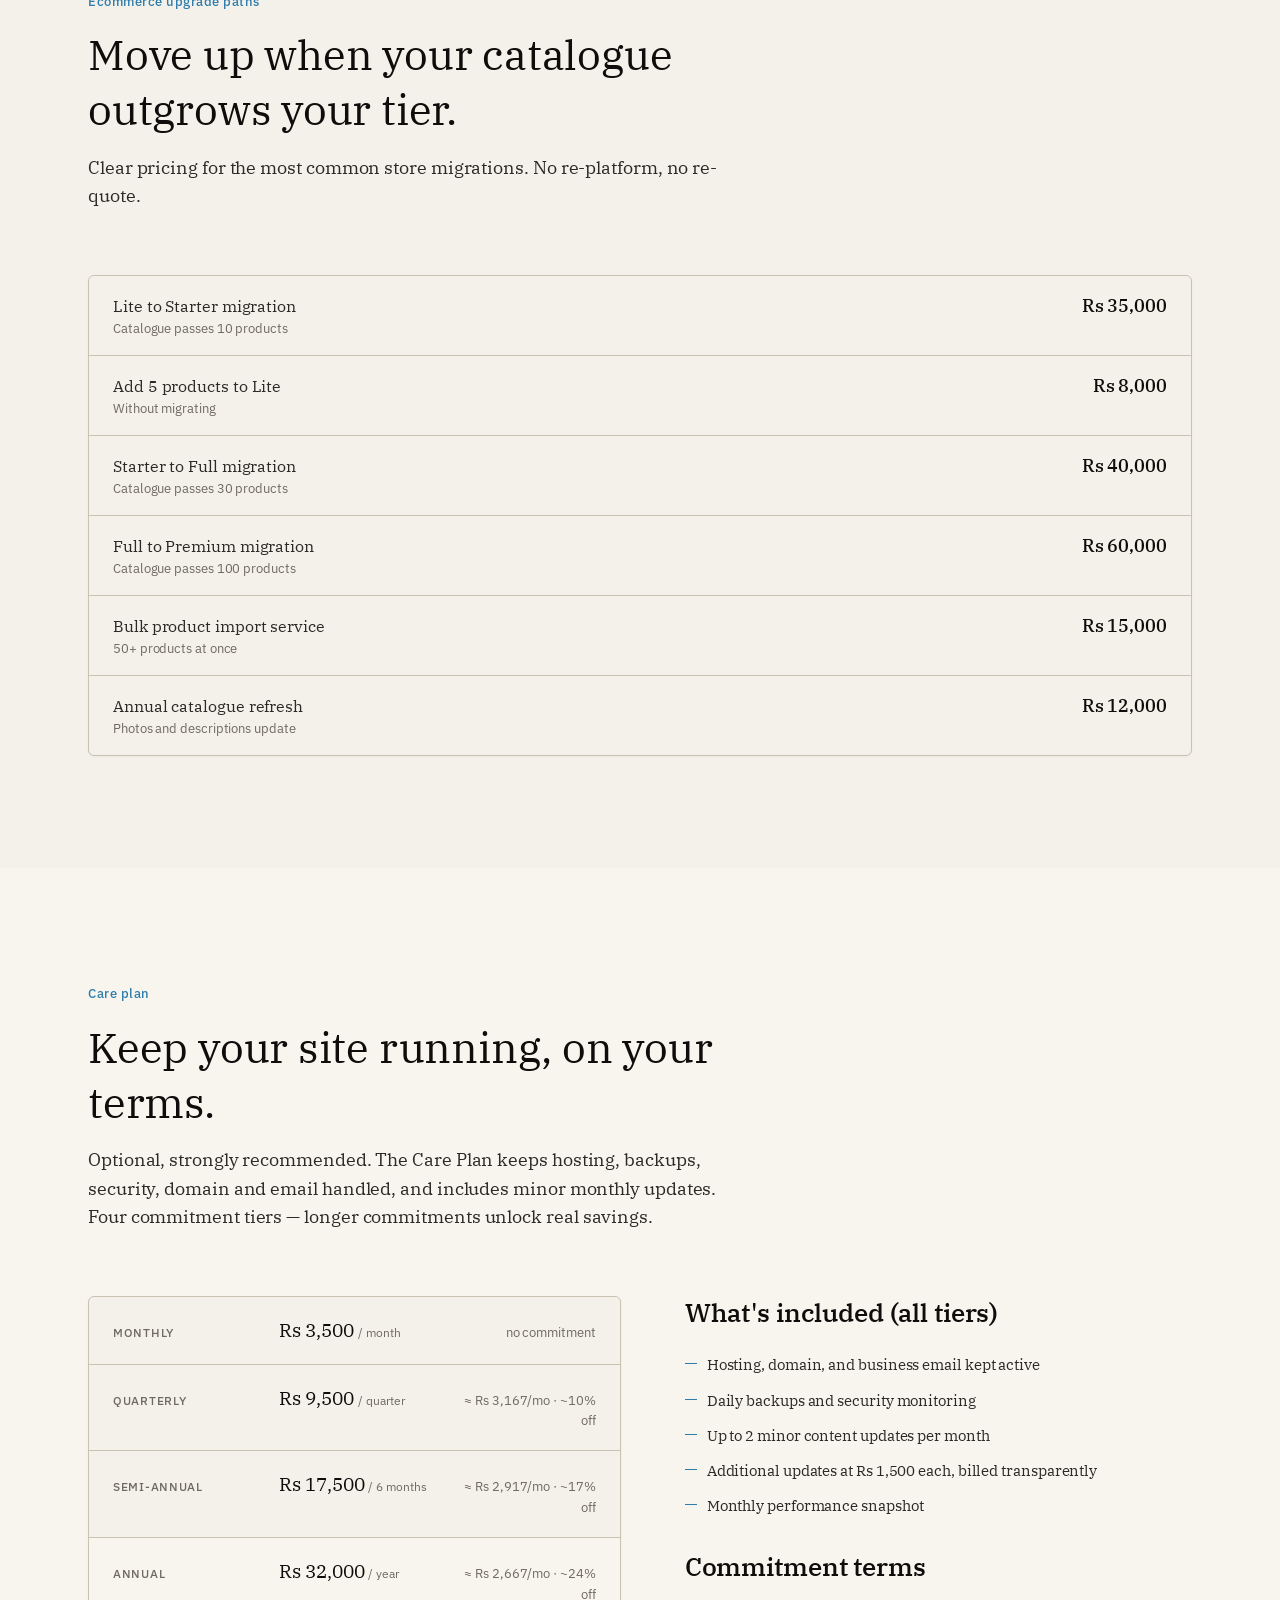
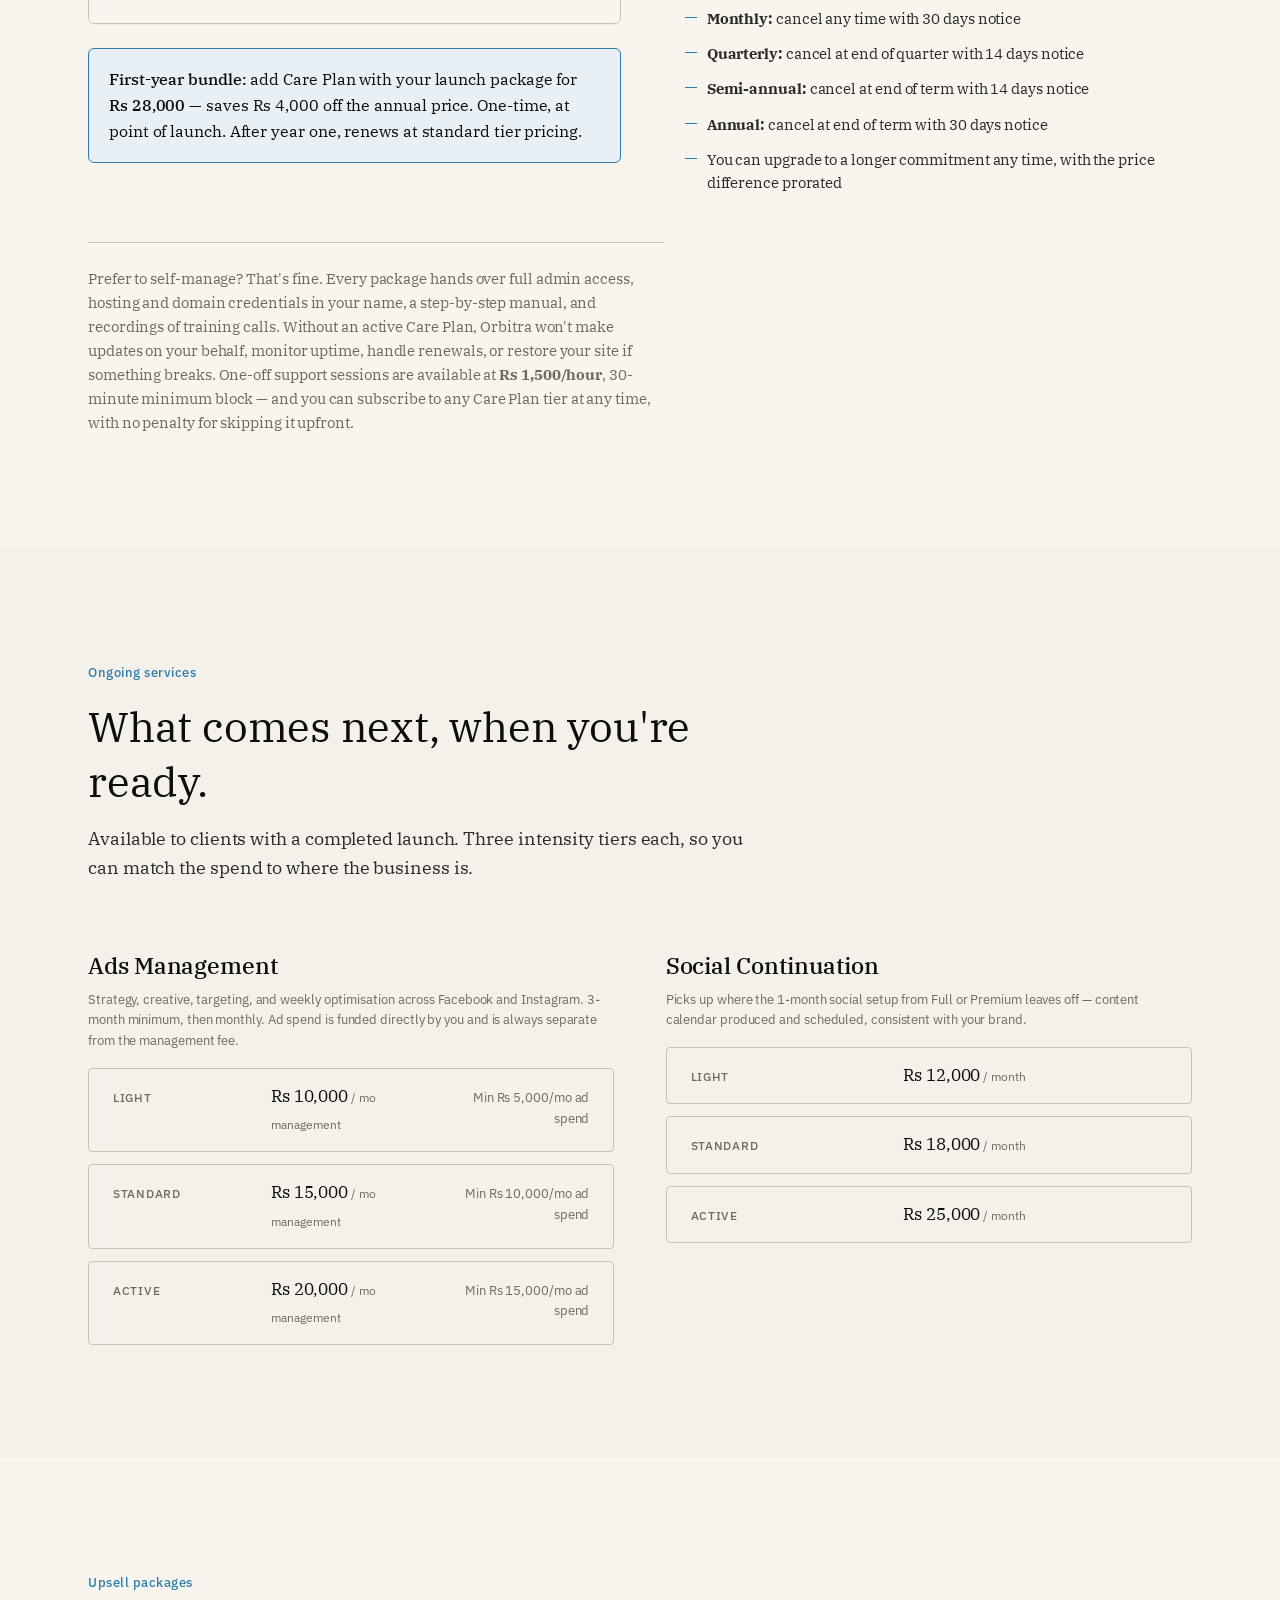
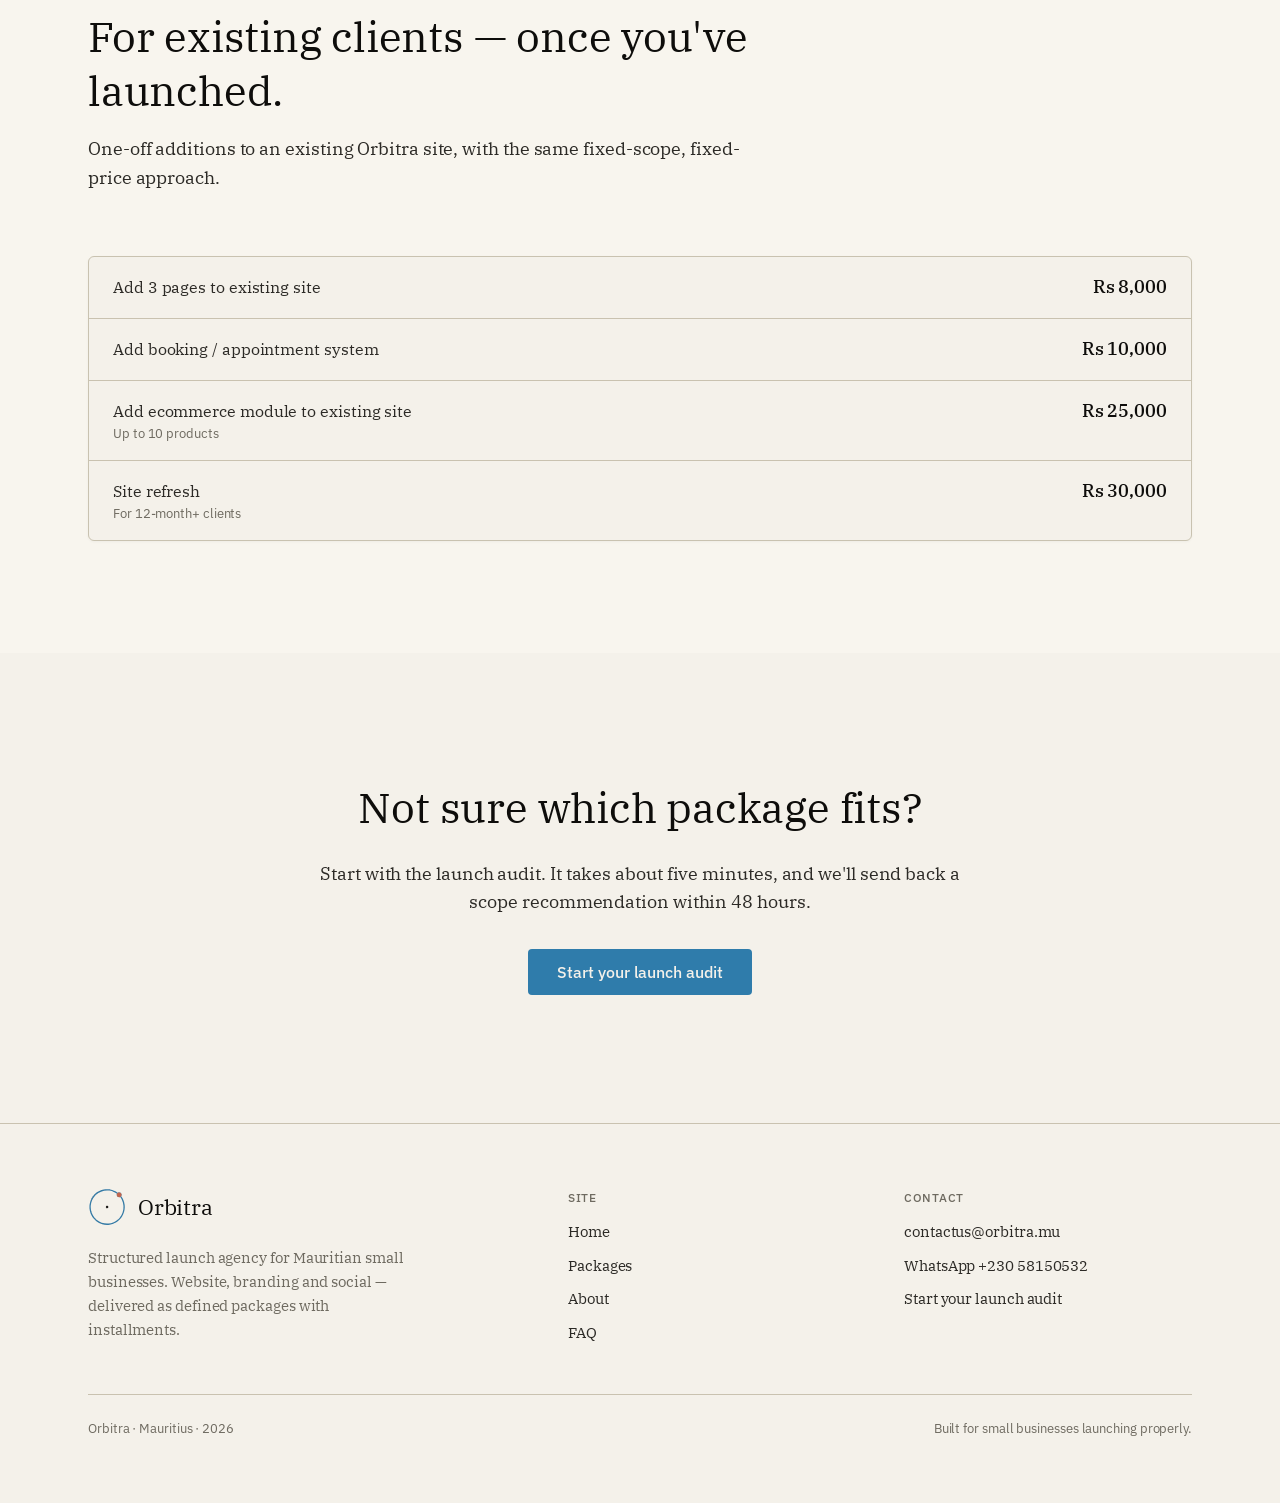
<file: packages.html>
<!DOCTYPE html>
<html lang="en">
<head>
  <meta charset="UTF-8">
  <meta name="viewport" content="width=device-width, initial-scale=1.0">
  <meta name="description" content="Orbitra packages — service business launches, ecommerce launches, Care Plan tiers, and ongoing services. Fixed prices, installments, no surprise quotes.">
  <meta name="theme-color" content="#F4F1EA">
  <title>Packages — Orbitra</title>
  <link rel="preconnect" href="https://fonts.googleapis.com">
  <link rel="preconnect" href="https://fonts.gstatic.com" crossorigin>
  <link rel="stylesheet" href="../styles.css">
  <link rel="icon" type="image/svg+xml" href="../assets/orbitra_logo.svg">
</head>
<body>

  <!-- HEADER -->
  <header class="site-header" role="banner">
    <div class="container">
      <a href="index.html" class="site-logo" aria-label="Orbitra — Home">
        <img src="../assets/orbitra_logo.svg" alt="" width="38" height="38">
        <span class="wordmark">Orbitra</span>
      </a>
      <button class="nav-toggle" type="button" aria-label="Open navigation" aria-expanded="false" aria-controls="nav-menu">
        <span></span><span></span><span></span>
      </button>
      <nav class="nav-menu" id="nav-menu" role="navigation" aria-label="Main navigation">
        <ul class="nav-links">
          <li><a href="index.html">Home</a></li>
          <li><a href="packages.html" aria-current="page">Packages</a></li>
          <li><a href="about.html">About</a></li>
          <li><a href="faq.html">FAQ</a></li>
        </ul>
        <a class="btn btn-primary" href="https://tally.so/r/gDJ7Zl">Start your launch audit</a>
      </nav>
    </div>
  </header>

  <main>

    <!-- PAGE HEADER -->
    <section class="page-header">
      <div class="container">
        <span class="eyebrow">Packages</span>
        <h1>Eight launch packages, four Care Plan tiers, and a handful of extras.</h1>
        <p class="lede">Everything Orbitra offers, with full deliverables and prices. Service business launches on Vercel or WordPress, ecommerce on Shopify, and ongoing services for after you go live. All paid in installments, all via MCB Juice or bank transfer.</p>
      </div>
    </section>

    <!-- SERVICE BUSINESS PACKAGES -->
    <section id="service-packages" class="section section-tint-b">
      <div class="container">
        <header class="section-head reveal">
          <span class="eyebrow">Service business packages</span>
          <h2 class="h-section">Four ways to launch a service business.</h2>
          <p class="lede">For service operators, owner-operators, and small product brands that don't yet sell online.</p>
        </header>

        <div class="packages-grid reveal-stagger">

          <article class="card">
            <div>
              <div class="tier-name">Starter Launch</div>
              <div class="tier-price">Rs 25,000<small>Rs 10,000 deposit + Rs 15,000 at handover</small></div>
            </div>
            <p class="tier-blurb">A focused single-page launch for a first digital presence — one offer, one message, one clear call to action.</p>
            <ul class="deliverables">
              <li>Single-page website (landing format)</li>
              <li>Basic branding — logo, 3-colour palette, typography</li>
              <li>Social starter kit — FB + IG profile setup, 5 post templates, 1-page guide</li>
              <li>2 calls (onboarding + handover), 1-page manual, 30-day WhatsApp support</li>
            </ul>
            <div class="tier-meta"><span>30 days &middot; Vercel (static)</span></div>
            <div class="care-line">Care Plan available from Rs 2,667/month — optional, recommended.</div>
            <a class="btn btn-primary btn-block card-cta" href="https://tally.so/r/gDJ7Zl">Start your launch audit</a>
          </article>

          <article class="card">
            <div>
              <div class="tier-name">Essential Launch</div>
              <div class="tier-price">Rs 40,000<small>Rs 16,000 deposit + Rs 24,000 at handover</small></div>
            </div>
            <p class="tier-blurb">A real multi-page website for businesses with two to four services — without yet adding a full branding system or managed social setup.</p>
            <ul class="deliverables">
              <li>3-page WordPress website — Home, Services, Contact</li>
              <li>Basic branding — logo + variant, 4-colour palette, typography, 1-page brand guide</li>
              <li>Social profile setup — FB + IG with branded profile assets (no managed posting)</li>
              <li>1 training call + 1-page usage guide, 30-day WhatsApp support</li>
            </ul>
            <div class="tier-meta"><span>45 days &middot; WordPress on Teal Host</span></div>
            <div class="care-line">Care Plan available from Rs 2,667/month — optional, recommended.</div>
            <a class="btn btn-primary btn-block card-cta" href="https://tally.so/r/gDJ7Zl">Start your launch audit</a>
          </article>

          <article class="card card-recommended">
            <span class="recommended-badge">Most popular</span>
            <div>
              <div class="tier-name">Full Launch</div>
              <div class="tier-price">Rs 65,000<small>Rs 26,000 deposit + 2 installments of Rs 19,500</small></div>
            </div>
            <p class="tier-blurb">A complete brand + digital launch for businesses with multiple services and active client acquisition needs.</p>
            <ul class="deliverables">
              <li>4–6 page WordPress website</li>
              <li>Full branding — logo + variant, 5-colour palette, typographic system, brand guideline PDF, business card, social profile assets</li>
              <li>1-month social setup — 2 platforms, 3 pillars, 10 templates, content calendar, first 12 posts produced and scheduled, handover doc</li>
              <li>4 calls (discovery, brand review, website handover, social handover), custom manual, 60-day WhatsApp support</li>
            </ul>
            <div class="tier-meta"><span>60 days &middot; WordPress on Teal Host</span></div>
            <div class="care-line">Care Plan available from Rs 2,667/month — optional, recommended.</div>
            <a class="btn btn-primary btn-block card-cta" href="https://tally.so/r/gDJ7Zl">Start your launch audit</a>
          </article>

          <article class="card">
            <div>
              <div class="tier-name">Premium Launch</div>
              <div class="tier-price">Rs 95,000<small>Rs 38,000 deposit + 2 installments of Rs 28,500</small></div>
            </div>
            <p class="tier-blurb">For established businesses professionalising operations, scaling reach, or needing more polish and post-launch support.</p>
            <ul class="deliverables">
              <li>7–10 page WordPress site with optional booking, service pages, analytics, business email</li>
              <li>Expanded branding — logo system + favicon, extended palette with accessibility rules, hierarchy guide, 6–8 page brand PDF, card + letterhead + email signature, full template library</li>
              <li>Social setup month + 30-day post-launch check-in + optional 3rd platform + 1 short-form video template</li>
              <li>5 calls + custom video walkthrough, 90-day WhatsApp support</li>
            </ul>
            <div class="tier-meta"><span>75 days &middot; WordPress on Teal Host</span></div>
            <div class="care-line">Care Plan available from Rs 2,667/month — optional, recommended.</div>
            <a class="btn btn-primary btn-block card-cta" href="https://tally.so/r/gDJ7Zl">Start your launch audit</a>
          </article>

        </div>
      </div>
    </section>

    <!-- ECOMMERCE PACKAGES -->
    <section id="ecommerce-packages" class="section section-tint-a">
      <div class="container">
        <header class="section-head reveal">
          <span class="eyebrow">Ecommerce packages</span>
          <h2 class="h-section">Four ways to launch a Shopify store.</h2>
          <p class="lede">Every store launches with Stripe, MIPS, and MCB Juice send-to-mobile configured at checkout — so customers can pay the way they actually pay in Mauritius.</p>
        </header>

        <div class="packages-grid reveal-stagger">

          <article class="card">
            <div>
              <div class="tier-name">Ecommerce Lite</div>
              <div class="tier-price">Rs 45,000<small>Rs 18,000 deposit + Rs 27,000 at handover</small></div>
            </div>
            <p class="tier-blurb">A small, focused starter catalogue. You provide finished product photos and descriptions; we configure everything else.</p>
            <ul class="deliverables">
              <li>1–10 products configured</li>
              <li>Shopify free theme with brand colours and typography applied</li>
              <li>Single delivery zone (Mauritius)</li>
              <li>Standard email notification templates</li>
              <li>1 training call + handover document, 30-day launch support</li>
            </ul>
            <p class="checkout-options"><strong>Payment options configured at checkout:</strong> Stripe, MIPS, MCB Juice send-to-mobile.</p>
            <div class="shopify-disclosure">
              <div class="sd-head">Ongoing monthly costs (separate from package price)</div>
              <ul>
                <li>Shopify subscription: Rs 1,600/month, paid directly to Shopify</li>
                <li>Orbitra Care Plan (optional, recommended): from Rs 2,667/month</li>
              </ul>
              <div class="sd-total">If you take the Care Plan, total ongoing is approximately Rs 4,267 to Rs 5,100/month depending on commitment tier.</div>
            </div>
            <div class="tier-meta"><span>35 days &middot; Shopify</span></div>
            <a class="btn btn-primary btn-block card-cta" href="https://tally.so/r/gDJ7Zl">Start your launch audit</a>
          </article>

          <article class="card">
            <div>
              <div class="tier-name">Ecommerce Starter</div>
              <div class="tier-price">Rs 75,000<small>Rs 30,000 deposit + balance over 2 installments</small></div>
            </div>
            <p class="tier-blurb">A real catalogue with multiple collections, click-and-collect, and a theme customised in your brand language.</p>
            <ul class="deliverables">
              <li>11–30 products configured</li>
              <li>Shopify theme customisation in brand language</li>
              <li>Multiple collections supported</li>
              <li>Single delivery zone (Mauritius) with click-and-collect option</li>
              <li>Email templates customised to brand, 1-month launch support</li>
            </ul>
            <p class="checkout-options"><strong>Payment options configured at checkout:</strong> Stripe, MIPS, MCB Juice send-to-mobile.</p>
            <div class="shopify-disclosure">
              <div class="sd-head">Ongoing monthly costs (separate from package price)</div>
              <ul>
                <li>Shopify subscription: Rs 1,600/month, paid directly to Shopify</li>
                <li>Orbitra Care Plan (optional, recommended): from Rs 2,667/month</li>
              </ul>
              <div class="sd-total">If you take the Care Plan, total ongoing is approximately Rs 4,267 to Rs 5,100/month depending on commitment tier.</div>
            </div>
            <div class="tier-meta"><span>45 days &middot; Shopify</span></div>
            <a class="btn btn-primary btn-block card-cta" href="https://tally.so/r/gDJ7Zl">Start your launch audit</a>
          </article>

          <article class="card card-recommended">
            <span class="recommended-badge">Most popular</span>
            <div>
              <div class="tier-name">Ecommerce Full</div>
              <div class="tier-price">Rs 110,000<small>Rs 44,000 deposit + balance over 2 installments</small></div>
            </div>
            <p class="tier-blurb">A serious catalogue with multiple delivery zones and content support — we write descriptions or optimise photos (your choice).</p>
            <ul class="deliverables">
              <li>31–100 products configured</li>
              <li>Multiple delivery zones (Mauritius + click-and-collect)</li>
              <li>Enhanced theme customisation</li>
              <li>Content support: Orbitra writes descriptions OR optimises photos (client choice, not both)</li>
            </ul>
            <p class="checkout-options"><strong>Payment options configured at checkout:</strong> Stripe, MIPS, MCB Juice send-to-mobile.</p>
            <div class="shopify-disclosure">
              <div class="sd-head">Ongoing monthly costs (separate from package price)</div>
              <ul>
                <li>Shopify subscription: Rs 1,600/month, paid directly to Shopify</li>
                <li>Orbitra Care Plan (optional, recommended): from Rs 2,667/month</li>
              </ul>
              <div class="sd-total">If you take the Care Plan, total ongoing is approximately Rs 4,267 to Rs 5,100/month depending on commitment tier.</div>
            </div>
            <div class="tier-meta"><span>60 days &middot; Shopify</span></div>
            <a class="btn btn-primary btn-block card-cta" href="https://tally.so/r/gDJ7Zl">Start your launch audit</a>
          </article>

          <article class="card">
            <div>
              <div class="tier-name">Ecommerce Premium</div>
              <div class="tier-price">Rs 165,000<small>Rs 66,000 deposit + balance over 2 installments</small></div>
            </div>
            <p class="tier-blurb">A large catalogue or complex variants, with full content support and one advanced feature included.</p>
            <ul class="deliverables">
              <li>100+ products or complex variants</li>
              <li>Full content support — descriptions and photo optimisation workflow</li>
              <li>One advanced feature included — subscriptions, configurator, or B2B pricing</li>
            </ul>
            <p class="checkout-options"><strong>Payment options configured at checkout:</strong> Stripe, MIPS, MCB Juice send-to-mobile.</p>
            <div class="shopify-disclosure">
              <div class="sd-head">Ongoing monthly costs (separate from package price)</div>
              <ul>
                <li>Shopify subscription: Rs 1,600/month, paid directly to Shopify</li>
                <li>Orbitra Care Plan (optional, recommended): from Rs 2,667/month</li>
              </ul>
              <div class="sd-total">If you take the Care Plan, total ongoing is approximately Rs 4,267 to Rs 5,100/month depending on commitment tier.</div>
            </div>
            <div class="tier-meta"><span>90 days &middot; Shopify</span></div>
            <a class="btn btn-primary btn-block card-cta" href="https://tally.so/r/gDJ7Zl">Start your launch audit</a>
          </article>

        </div>
      </div>
    </section>

    <!-- ECOMMERCE ADD-ONS -->
    <section id="ecommerce-addons" class="section section-tint-b">
      <div class="container">
        <header class="section-head reveal">
          <span class="eyebrow">Ecommerce add-ons</span>
          <h2 class="h-section">Extras you can add to any ecommerce package.</h2>
          <p class="lede">Priced individually. Add at the scope-review stage or any time after launch.</p>
        </header>

        <div class="lineitems reveal">
          <div class="lineitem">
            <div class="li-name">Product photography session<small>External photographer partner</small></div>
            <div class="li-price">Rs 8,000</div>
          </div>
          <div class="lineitem">
            <div class="li-name">Product description writing<small>Per 25 products</small></div>
            <div class="li-price">Rs 5,000</div>
          </div>
          <div class="lineitem">
            <div class="li-name">Additional products beyond tier limit<small>Per 25 products</small></div>
            <div class="li-price">Rs 4,000</div>
          </div>
          <div class="lineitem">
            <div class="li-name">Additional delivery zone setup</div>
            <div class="li-price">Rs 2,500</div>
          </div>
          <div class="lineitem">
            <div class="li-name">Advanced feature add<small>Subscriptions, configurator, or B2B pricing</small></div>
            <div class="li-price">Rs 15,000</div>
          </div>
          <div class="lineitem">
            <div class="li-name">Shopify app integration<small>Beyond defaults</small></div>
            <div class="li-price">Rs 3,500</div>
          </div>
        </div>
      </div>
    </section>

    <!-- ECOMMERCE UPGRADE PATHS -->
    <section id="ecommerce-upgrades" class="section section-tint-a">
      <div class="container">
        <header class="section-head reveal">
          <span class="eyebrow">Ecommerce upgrade paths</span>
          <h2 class="h-section">Move up when your catalogue outgrows your tier.</h2>
          <p class="lede">Clear pricing for the most common store migrations. No re-platform, no re-quote.</p>
        </header>

        <div class="lineitems reveal">
          <div class="lineitem">
            <div class="li-name">Lite to Starter migration<small>Catalogue passes 10 products</small></div>
            <div class="li-price">Rs 35,000</div>
          </div>
          <div class="lineitem">
            <div class="li-name">Add 5 products to Lite<small>Without migrating</small></div>
            <div class="li-price">Rs 8,000</div>
          </div>
          <div class="lineitem">
            <div class="li-name">Starter to Full migration<small>Catalogue passes 30 products</small></div>
            <div class="li-price">Rs 40,000</div>
          </div>
          <div class="lineitem">
            <div class="li-name">Full to Premium migration<small>Catalogue passes 100 products</small></div>
            <div class="li-price">Rs 60,000</div>
          </div>
          <div class="lineitem">
            <div class="li-name">Bulk product import service<small>50+ products at once</small></div>
            <div class="li-price">Rs 15,000</div>
          </div>
          <div class="lineitem">
            <div class="li-name">Annual catalogue refresh<small>Photos and descriptions update</small></div>
            <div class="li-price">Rs 12,000</div>
          </div>
        </div>
      </div>
    </section>

    <!-- CARE PLAN -->
    <section id="care-plan" class="section section-tint-b">
      <div class="container">
        <header class="section-head reveal">
          <span class="eyebrow">Care plan</span>
          <h2 class="h-section">Keep your site running, on your terms.</h2>
          <p class="lede">Optional, strongly recommended. The Care Plan keeps hosting, backups, security, domain and email handled, and includes minor monthly updates. Four commitment tiers — longer commitments unlock real savings.</p>
        </header>

        <div class="care-wrap reveal">
          <div>
            <div class="care-tier-table" role="table" aria-label="Care Plan tiers">
              <div class="care-tier-row" role="row">
                <div class="tier-label" role="cell">Monthly</div>
                <div class="tier-price-line" role="cell">Rs 3,500 <span class="meta-small">/ month</span></div>
                <div class="tier-effective" role="cell">no commitment</div>
              </div>
              <div class="care-tier-row" role="row">
                <div class="tier-label" role="cell">Quarterly</div>
                <div class="tier-price-line" role="cell">Rs 9,500 <span class="meta-small">/ quarter</span></div>
                <div class="tier-effective" role="cell">≈ Rs 3,167/mo &middot; ~10% off</div>
              </div>
              <div class="care-tier-row" role="row">
                <div class="tier-label" role="cell">Semi-annual</div>
                <div class="tier-price-line" role="cell">Rs 17,500 <span class="meta-small">/ 6 months</span></div>
                <div class="tier-effective" role="cell">≈ Rs 2,917/mo &middot; ~17% off</div>
              </div>
              <div class="care-tier-row is-best" role="row">
                <div class="tier-label" role="cell">Annual</div>
                <div class="tier-price-line" role="cell">Rs 32,000 <span class="meta-small">/ year</span></div>
                <div class="tier-effective" role="cell">≈ Rs 2,667/mo &middot; ~24% off</div>
              </div>
            </div>

            <div class="care-bundle">
              <strong>First-year bundle:</strong> add Care Plan with your launch package for <strong>Rs 28,000</strong> — saves Rs 4,000 off the annual price. One-time, at point of launch. After year one, renews at standard tier pricing.
            </div>
          </div>

          <div>
            <h3 class="h-subsection">What's included (all tiers)</h3>
            <ul class="care-includes">
              <li>Hosting, domain, and business email kept active</li>
              <li>Daily backups and security monitoring</li>
              <li>Up to 2 minor content updates per month</li>
              <li>Additional updates at Rs 1,500 each, billed transparently</li>
              <li>Monthly performance snapshot</li>
            </ul>

            <h3 class="h-subsection mt-6">Commitment terms</h3>
            <ul class="care-includes">
              <li><strong>Monthly:</strong> cancel any time with 30 days notice</li>
              <li><strong>Quarterly:</strong> cancel at end of quarter with 14 days notice</li>
              <li><strong>Semi-annual:</strong> cancel at end of term with 14 days notice</li>
              <li><strong>Annual:</strong> cancel at end of term with 30 days notice</li>
              <li>You can upgrade to a longer commitment any time, with the price difference prorated</li>
            </ul>
          </div>
        </div>

        <p class="care-footnote reveal">
          Prefer to self-manage? That's fine. Every package hands over full admin access, hosting and domain credentials in your name, a step-by-step manual, and recordings of training calls. Without an active Care Plan, Orbitra won't make updates on your behalf, monitor uptime, handle renewals, or restore your site if something breaks. One-off support sessions are available at <strong>Rs 1,500/hour</strong>, 30-minute minimum block — and you can subscribe to any Care Plan tier at any time, with no penalty for skipping it upfront.
        </p>
      </div>
    </section>

    <!-- ONGOING SERVICES -->
    <section id="ongoing-services" class="section section-tint-a">
      <div class="container">
        <header class="section-head reveal">
          <span class="eyebrow">Ongoing services</span>
          <h2 class="h-section">What comes next, when you're ready.</h2>
          <p class="lede">Available to clients with a completed launch. Three intensity tiers each, so you can match the spend to where the business is.</p>
        </header>

        <div class="two-col reveal">
          <div>
            <div class="subsection-head">
              <h3>Ads Management</h3>
              <p>Strategy, creative, targeting, and weekly optimisation across Facebook and Instagram. 3-month minimum, then monthly. Ad spend is funded directly by you and is always separate from the management fee.</p>
            </div>
            <div class="tier-rows">
              <div class="tier-row three-col">
                <span class="tr-label">Light</span>
                <span class="tr-value">Rs 10,000<span class="meta-small"> / mo management</span></span>
                <span class="tr-meta">Min Rs 5,000/mo ad spend</span>
              </div>
              <div class="tier-row three-col">
                <span class="tr-label">Standard</span>
                <span class="tr-value">Rs 15,000<span class="meta-small"> / mo management</span></span>
                <span class="tr-meta">Min Rs 10,000/mo ad spend</span>
              </div>
              <div class="tier-row three-col">
                <span class="tr-label">Active</span>
                <span class="tr-value">Rs 20,000<span class="meta-small"> / mo management</span></span>
                <span class="tr-meta">Min Rs 15,000/mo ad spend</span>
              </div>
            </div>
          </div>

          <div>
            <div class="subsection-head">
              <h3>Social Continuation</h3>
              <p>Picks up where the 1-month social setup from Full or Premium leaves off — content calendar produced and scheduled, consistent with your brand.</p>
            </div>
            <div class="tier-rows">
              <div class="tier-row">
                <span class="tr-label">Light</span>
                <span class="tr-value">Rs 12,000<span class="meta-small"> / month</span></span>
              </div>
              <div class="tier-row">
                <span class="tr-label">Standard</span>
                <span class="tr-value">Rs 18,000<span class="meta-small"> / month</span></span>
              </div>
              <div class="tier-row">
                <span class="tr-label">Active</span>
                <span class="tr-value">Rs 25,000<span class="meta-small"> / month</span></span>
              </div>
            </div>
          </div>
        </div>
      </div>
    </section>

    <!-- UPSELL PACKAGES -->
    <section id="upsell-packages" class="section section-tint-b">
      <div class="container">
        <header class="section-head reveal">
          <span class="eyebrow">Upsell packages</span>
          <h2 class="h-section">For existing clients — once you've launched.</h2>
          <p class="lede">One-off additions to an existing Orbitra site, with the same fixed-scope, fixed-price approach.</p>
        </header>

        <div class="lineitems reveal">
          <div class="lineitem">
            <div class="li-name">Add 3 pages to existing site</div>
            <div class="li-price">Rs 8,000</div>
          </div>
          <div class="lineitem">
            <div class="li-name">Add booking / appointment system</div>
            <div class="li-price">Rs 10,000</div>
          </div>
          <div class="lineitem">
            <div class="li-name">Add ecommerce module to existing site<small>Up to 10 products</small></div>
            <div class="li-price">Rs 25,000</div>
          </div>
          <div class="lineitem">
            <div class="li-name">Site refresh<small>For 12-month+ clients</small></div>
            <div class="li-price">Rs 30,000</div>
          </div>
        </div>
      </div>
    </section>

    <!-- FINAL CTA -->
    <section id="final-cta" class="final-cta section-tint-a">
      <div class="container">
        <div class="reveal">
          <h2 class="h-section">Not sure which package fits?</h2>
          <p class="lede">Start with the launch audit. It takes about five minutes, and we'll send back a scope recommendation within 48 hours.</p>
          <a class="btn btn-primary" href="https://tally.so/r/gDJ7Zl">Start your launch audit</a>
        </div>
      </div>
    </section>

  </main>

  <!-- FOOTER -->
  <footer class="site-footer" role="contentinfo">
    <div class="container">
      <div class="footer-grid">
        <div class="footer-brand">
          <a href="index.html" class="site-logo" aria-label="Orbitra — Home">
            <img src="../assets/orbitra_logo.svg" alt="" width="32" height="32">
            <span class="wordmark">Orbitra</span>
          </a>
          <p>Structured launch agency for Mauritian small businesses. Website, branding and social — delivered as defined packages with installments.</p>
        </div>
        <div class="footer-col">
          <h4>Site</h4>
          <ul>
            <li><a href="index.html">Home</a></li>
            <li><a href="packages.html">Packages</a></li>
            <li><a href="about.html">About</a></li>
            <li><a href="faq.html">FAQ</a></li>
          </ul>
        </div>
        <div class="footer-col">
          <h4>Contact</h4>
          <ul>
            <li><a href="mailto:contactus@orbitra.mu">contactus@orbitra.mu</a></li>
            <li><a href="https://wa.me/23058150532">WhatsApp +230 58150532</a></li>
            <li><a href="https://tally.so/r/gDJ7Zl">Start your launch audit</a></li>
          </ul>
        </div>
      </div>
      <div class="footer-bottom">
        <span>Orbitra &middot; Mauritius &middot; 2026</span>
        <span>Built for small businesses launching properly.</span>
      </div>
    </div>
  </footer>

  <script src="../main.js"></script>
</body>
</html>
</file>
<file: styles.css>
/* =========================================================================
   ORBITRA — styles.css (v2.5)
   Warm Structured Professional. IBM Plex Serif + IBM Plex Sans.
   No gradients, no glassmorphism, no dark mode, no stat counters.
   ========================================================================= */

@import url('https://fonts.googleapis.com/css2?family=IBM+Plex+Serif:wght@400;500;600&family=IBM+Plex+Sans:wght@400;500;600&display=swap');

/* -----------------------------------------------------------------
   1. CUSTOM PROPERTIES
----------------------------------------------------------------- */
:root {
  /* Palette — exact hex values from v2.5 §10 */
  --bg-paper: #F4F1EA;
  --bg-paper-alt: #F8F5EE;
  --color-body: #2C2A26;
  --color-ink: #0E0D0B;
  --color-primary: #2F7CAB;
  --color-primary-hover: #266A95;
  --color-primary-soft: #E8F0F6;
  --color-secondary: #C4634A;
  --color-hairline: #C9C2B0;
  --color-muted: #6E6A60;

  /* Type families */
  --font-serif: 'IBM Plex Serif', Georgia, 'Times New Roman', serif;
  --font-sans:  'IBM Plex Sans', system-ui, -apple-system, Segoe UI, sans-serif;

  /* Type scale — desktop (mobile reduces via clamp / media queries) */
  --fs-display:    clamp(2.6rem, 5vw, 4rem);      /* 41.6–64px */
  --fs-section:    clamp(2rem, 3.4vw, 2.625rem);  /* 32–42px */
  --fs-subsection: clamp(1.4rem, 2vw, 1.75rem);   /* 22.4–28px */
  --fs-body-lg:    clamp(1.05rem, 1.4vw, 1.25rem);
  --fs-body:       1rem;
  --fs-caption:    0.8125rem;     /* 13px */
  --fs-small:      0.75rem;       /* 12px */
  --fs-eyebrow:    0.8125rem;     /* 13px */
  --fs-price:      clamp(2rem, 3vw, 2.5rem); /* 32–40px */

  /* Line heights */
  --lh-tight: 1.15;
  --lh-snug: 1.3;
  --lh-body: 1.6;

  /* Letter spacing */
  --ls-headline: -0.005em;
  --ls-body: -0.005em;
  --ls-ui: normal;
  --ls-eyebrow: 0.04em;
  --ls-small-caps: 0.06em;

  /* Spacing scale */
  --space-1: 4px;
  --space-2: 8px;
  --space-3: 12px;
  --space-4: 16px;
  --space-5: 24px;
  --space-6: 32px;
  --space-7: 48px;
  --space-8: 64px;
  --space-9: 96px;
  --space-10: 128px;

  /* Layout */
  --container-max: 1200px;
  --container-pad: clamp(20px, 4vw, 48px);
  --section-pad-y: clamp(64px, 9vw, 112px);

  /* Borders + radius + shadow */
  --hairline: 1px solid var(--color-hairline);
  --radius-sm: 4px;
  --radius:    6px;
  --shadow-subtle: 0 1px 3px rgba(0, 0, 0, 0.04);
  --shadow-card-hover: 0 4px 14px rgba(14, 13, 11, 0.06);

  /* Header + sticky strip heights */
  --header-h: 76px;
  --strip-h:  44px;

  /* Motion */
  --ease: cubic-bezier(0.4, 0, 0.2, 1);
  --dur-fast: 160ms;
  --dur:      240ms;
  --dur-slow: 420ms;
}

@media (max-width: 767px) {
  :root {
    --header-h: 64px;
    --section-pad-y: clamp(56px, 12vw, 80px);
  }
}

/* -----------------------------------------------------------------
   2. RESET
----------------------------------------------------------------- */
*, *::before, *::after { box-sizing: border-box; }
html { -webkit-text-size-adjust: 100%; scroll-behavior: smooth; }
body {
  margin: 0;
  background: var(--bg-paper);
  color: var(--color-body);
  font-family: var(--font-serif);
  font-size: var(--fs-body);
  line-height: var(--lh-body);
  letter-spacing: var(--ls-body);
  -webkit-font-smoothing: antialiased;
  -moz-osx-font-smoothing: grayscale;
  text-rendering: optimizeLegibility;
}
img, svg, video { display: block; max-width: 100%; height: auto; }
button { font: inherit; cursor: pointer; }
a { color: inherit; text-decoration: none; }
a:focus-visible, button:focus-visible {
  outline: 2px solid var(--color-primary);
  outline-offset: 3px;
  border-radius: 2px;
}
ul, ol { margin: 0; padding: 0; list-style: none; }
h1, h2, h3, h4, h5, h6, p { margin: 0; }
::selection { background: var(--color-primary); color: var(--bg-paper); }

/* Body scroll lock when mobile menu open */
body.menu-open { overflow: hidden; }

/* -----------------------------------------------------------------
   3. CONTAINER + SECTION UTILITIES
----------------------------------------------------------------- */
.container {
  width: 100%;
  max-width: var(--container-max);
  margin-inline: auto;
  padding-inline: var(--container-pad);
}

.section {
  padding-block: var(--section-pad-y);
}
.section-tight { padding-block: clamp(48px, 6vw, 80px); }

.section-tint-a { background: var(--bg-paper); }
.section-tint-b { background: var(--bg-paper-alt); }

/* -----------------------------------------------------------------
   4. TYPOGRAPHY
----------------------------------------------------------------- */
.eyebrow {
  display: inline-block;
  font-family: var(--font-sans);
  font-weight: 500;
  font-size: var(--fs-eyebrow);
  letter-spacing: var(--ls-eyebrow);
  color: var(--color-primary);
  margin-bottom: var(--space-4);
  text-transform: none;
}

.h-display {
  font-family: var(--font-serif);
  font-weight: 400;
  font-size: var(--fs-display);
  line-height: var(--lh-tight);
  letter-spacing: var(--ls-headline);
  color: var(--color-ink);
}
.h-section {
  font-family: var(--font-serif);
  font-weight: 400;
  font-size: var(--fs-section);
  line-height: var(--lh-snug);
  letter-spacing: var(--ls-headline);
  color: var(--color-ink);
  margin-bottom: var(--space-4);
}
.h-subsection {
  font-family: var(--font-serif);
  font-weight: 500;
  font-size: var(--fs-subsection);
  line-height: var(--lh-snug);
  letter-spacing: var(--ls-headline);
  color: var(--color-ink);
}

.lede {
  font-size: var(--fs-body-lg);
  color: var(--color-body);
  max-width: 60ch;
}

.meta {
  font-family: var(--font-sans);
  font-size: var(--fs-caption);
  color: var(--color-muted);
  letter-spacing: var(--ls-ui);
}
.meta-small {
  font-family: var(--font-sans);
  font-size: var(--fs-small);
  color: var(--color-muted);
  letter-spacing: var(--ls-ui);
}

.text-muted { color: var(--color-muted); }
.text-ink   { color: var(--color-ink); }
.text-accent { color: var(--color-primary); }
.text-terracotta { color: var(--color-secondary); }

em { color: var(--color-primary); font-style: italic; }

/* Section heading + intro grouping */
.section-head {
  max-width: 720px;
  margin-bottom: var(--space-8);
}
.section-head .h-section + .lede { margin-top: var(--space-3); }

/* -----------------------------------------------------------------
   5. BUTTONS
----------------------------------------------------------------- */
.btn {
  display: inline-flex;
  align-items: center;
  justify-content: center;
  gap: 10px;
  font-family: var(--font-sans);
  font-weight: 500;
  font-size: 1rem;
  line-height: 1;
  padding: 14px 28px;
  border-radius: var(--radius-sm);
  border: 1px solid transparent;
  cursor: pointer;
  text-decoration: none;
  transition: background-color var(--dur) var(--ease), color var(--dur) var(--ease), border-color var(--dur) var(--ease), transform var(--dur) var(--ease);
  white-space: nowrap;
}
.btn-primary {
  background: var(--color-primary);
  color: var(--bg-paper);
}
.btn-primary:hover { background: var(--color-primary-hover); }
.btn-primary:active { transform: translateY(1px); }

.btn-secondary {
  background: var(--bg-paper);
  color: var(--color-primary);
  border-color: var(--color-primary);
}
.btn-secondary:hover { background: var(--color-primary-soft); }

.btn-ghost {
  background: transparent;
  color: var(--color-body);
  border-color: var(--color-hairline);
}
.btn-ghost:hover { background: var(--bg-paper-alt); border-color: var(--color-muted); }

.btn-block { width: 100%; }
.btn-sm { padding: 10px 18px; font-size: 0.9375rem; }

/* -----------------------------------------------------------------
   6. HEADER + NAV
----------------------------------------------------------------- */
.site-header {
  position: sticky;
  top: 0;
  z-index: 50;
  background: var(--bg-paper);
  border-bottom: var(--hairline);
  height: var(--header-h);
}
.site-header .container {
  height: 100%;
  display: flex;
  align-items: center;
  justify-content: space-between;
  gap: var(--space-5);
}

.site-logo {
  display: inline-flex;
  align-items: center;
  gap: 12px;
  color: var(--color-ink);
}
.site-logo img {
  width: 38px;
  height: 38px;
  display: block;
}
.site-logo .wordmark {
  font-family: var(--font-serif);
  font-weight: 400;
  font-size: 27px;
  line-height: 1;
  letter-spacing: -0.01em;
  color: var(--color-ink);
}
@media (max-width: 767px) {
  .site-logo img { width: 32px; height: 32px; }
  .site-logo .wordmark { font-size: 22px; }
}

.nav-menu {
  display: flex;
  align-items: center;
  gap: var(--space-6);
}
.nav-menu .nav-links {
  display: flex;
  align-items: center;
  gap: var(--space-6);
}
.nav-menu .nav-links a {
  font-family: var(--font-sans);
  font-size: 0.9375rem;
  color: var(--color-body);
  padding: 6px 0;
  position: relative;
  transition: color var(--dur) var(--ease);
}
.nav-menu .nav-links a:hover { color: var(--color-primary); }
.nav-menu .nav-links a[aria-current="page"] { color: var(--color-ink); font-weight: 500; }

.nav-toggle {
  display: none;
  width: 44px;
  height: 44px;
  background: transparent;
  border: 1px solid var(--color-hairline);
  border-radius: var(--radius-sm);
  align-items: center;
  justify-content: center;
  flex-direction: column;
  gap: 4px;
  padding: 0;
}
.nav-toggle span {
  display: block;
  width: 18px;
  height: 1.5px;
  background: var(--color-ink);
  transition: transform var(--dur) var(--ease), opacity var(--dur) var(--ease);
}
.nav-toggle[aria-expanded="true"] span:nth-child(1) { transform: translateY(5.5px) rotate(45deg); }
.nav-toggle[aria-expanded="true"] span:nth-child(2) { opacity: 0; }
.nav-toggle[aria-expanded="true"] span:nth-child(3) { transform: translateY(-5.5px) rotate(-45deg); }

@media (max-width: 1023px) {
  .nav-toggle { display: inline-flex; }
  .nav-menu {
    position: fixed;
    inset: var(--header-h) 0 0 0;
    background: var(--bg-paper);
    flex-direction: column;
    align-items: stretch;
    gap: 0;
    padding: var(--space-6) var(--container-pad) var(--space-8);
    overflow-y: auto;
    border-top: var(--hairline);
    transform: translateY(-8px);
    opacity: 0;
    visibility: hidden;
    pointer-events: none;
    transition: opacity var(--dur) var(--ease), transform var(--dur) var(--ease), visibility 0s linear var(--dur);
    z-index: 49;
  }
  .nav-menu.open {
    opacity: 1;
    visibility: visible;
    pointer-events: auto;
    transform: translateY(0);
    transition: opacity var(--dur) var(--ease), transform var(--dur) var(--ease), visibility 0s;
  }
  .nav-menu .nav-links {
    flex-direction: column;
    align-items: stretch;
    gap: 0;
  }
  .nav-menu .nav-links a,
  .nav-menu .nav-sections a {
    display: block;
    padding: 14px 0;
    border-bottom: var(--hairline);
    font-size: 1.0625rem;
    min-height: 44px;
  }
  .nav-menu .nav-sections {
    margin-top: var(--space-6);
    border-top: var(--hairline);
    padding-top: var(--space-5);
  }
  .nav-menu .nav-sections-label {
    font-family: var(--font-sans);
    font-size: var(--fs-small);
    color: var(--color-muted);
    letter-spacing: var(--ls-small-caps);
    text-transform: uppercase;
    margin-bottom: var(--space-3);
  }
  .nav-menu .nav-sections a {
    color: var(--color-primary);
  }
  .nav-menu .btn { margin-top: var(--space-6); align-self: flex-start; }
}
@media (min-width: 1024px) {
  .nav-sections, .nav-sections-label { display: none !important; }
}

/* -----------------------------------------------------------------
   7. STICKY SECTION STRIP (homepage only)
----------------------------------------------------------------- */
.section-strip {
  position: sticky;
  top: var(--header-h);
  z-index: 40;
  background: var(--bg-paper);
  border-bottom: var(--hairline);
  height: var(--strip-h);
  display: flex;
  align-items: center;
}
.section-strip .container {
  display: flex;
  align-items: center;
  justify-content: center;
  gap: 0;
}
.section-strip nav {
  display: inline-flex;
  flex-wrap: wrap;
  align-items: center;
  gap: 0;
}
.section-strip a {
  font-family: var(--font-sans);
  font-size: 14px;
  color: var(--color-primary);
  padding: 6px 14px;
  position: relative;
  transition: color var(--dur) var(--ease);
}
.section-strip a::after {
  content: '';
  position: absolute;
  left: 14px;
  right: 14px;
  bottom: -2px;
  height: 2px;
  background: var(--color-primary);
  transform: scaleX(0);
  transform-origin: center;
  transition: transform var(--dur) var(--ease);
}
.section-strip a:hover { color: var(--color-primary-hover); }
.section-strip a.is-active {
  font-weight: 500;
  color: var(--color-primary-hover);
}
.section-strip a.is-active::after { transform: scaleX(1); }
.section-strip .sep {
  color: var(--color-muted);
  font-family: var(--font-sans);
  font-size: 14px;
  user-select: none;
}
@media (max-width: 767px) {
  .section-strip { display: none; }
}

/* -----------------------------------------------------------------
   8. HERO
----------------------------------------------------------------- */
.hero {
  padding-block: clamp(72px, 10vw, 128px);
}
.hero .container {
  display: grid;
  grid-template-columns: 1.15fr 1fr;
  gap: clamp(40px, 6vw, 88px);
  align-items: center;
}
.hero h1 {
  font-size: clamp(2.4rem, 5.2vw, 4rem);
  line-height: 1.08;
  letter-spacing: -0.012em;
  color: var(--color-ink);
  font-weight: 400;
}
.hero p.lede {
  margin-top: var(--space-5);
  font-size: clamp(1.05rem, 1.5vw, 1.3125rem);
  max-width: 56ch;
}
.hero-ctas {
  display: flex;
  gap: var(--space-4);
  margin-top: var(--space-7);
  flex-wrap: wrap;
}
.hero-visual {
  display: flex;
  align-items: center;
  justify-content: center;
}
.hero-visual svg {
  width: 100%;
  height: auto;
  max-width: 440px;
}
@media (max-width: 1023px) {
  .hero .container { grid-template-columns: 1fr; }
  .hero-visual { order: -1; max-width: 320px; margin-inline: auto; }
}

/* -----------------------------------------------------------------
   9. WHAT WE DO (3-column)
----------------------------------------------------------------- */
.what-grid {
  display: grid;
  grid-template-columns: repeat(3, 1fr);
  gap: var(--space-7);
}
.what-grid .what-item h3 {
  font-family: var(--font-serif);
  font-weight: 500;
  font-size: 1.375rem;
  color: var(--color-ink);
  margin-bottom: var(--space-3);
}
.what-grid .what-item h3::before {
  content: '';
  display: block;
  width: 32px;
  height: 2px;
  background: var(--color-primary);
  margin-bottom: var(--space-4);
}
.what-grid .what-item p { color: var(--color-body); max-width: 36ch; }
.what-closing {
  margin-top: var(--space-7);
  font-size: var(--fs-body-lg);
  color: var(--color-body);
  max-width: 60ch;
}
@media (max-width: 767px) {
  .what-grid { grid-template-columns: 1fr; gap: var(--space-6); }
}

/* -----------------------------------------------------------------
   10. CARD SYSTEM (package cards, proof cards)
----------------------------------------------------------------- */
.card {
  background: var(--bg-paper);
  border: var(--hairline);
  border-radius: var(--radius);
  padding: var(--space-6);
  box-shadow: var(--shadow-subtle);
  display: flex;
  flex-direction: column;
  gap: var(--space-4);
  position: relative;
  transition: box-shadow var(--dur) var(--ease), transform var(--dur) var(--ease);
}
.section-tint-b .card { background: var(--bg-paper); }
.card:hover { box-shadow: var(--shadow-card-hover); }

.card-recommended {
  border-color: var(--color-primary);
  box-shadow: 0 1px 0 var(--color-primary), 0 1px 3px rgba(47, 124, 171, 0.08);
}
.recommended-badge {
  position: absolute;
  top: -12px;
  left: var(--space-6);
  background: var(--color-primary);
  color: var(--bg-paper);
  font-family: var(--font-sans);
  font-size: 11px;
  font-weight: 500;
  letter-spacing: var(--ls-small-caps);
  text-transform: uppercase;
  padding: 5px 10px;
  border-radius: 999px;
}

.card .tier-name {
  font-family: var(--font-serif);
  font-weight: 500;
  font-size: 1.5rem;
  color: var(--color-ink);
}
.card .tier-price {
  font-family: var(--font-serif);
  font-weight: 400;
  font-size: var(--fs-price);
  color: var(--color-ink);
  line-height: 1.1;
  letter-spacing: -0.015em;
}
.card .tier-price small {
  display: block;
  font-family: var(--font-sans);
  font-size: 13px;
  font-weight: 400;
  color: var(--color-muted);
  letter-spacing: var(--ls-ui);
  margin-top: 6px;
}
.card .tier-blurb {
  color: var(--color-body);
  font-size: 0.9375rem;
  line-height: 1.55;
}
.card .deliverables {
  display: flex;
  flex-direction: column;
  gap: var(--space-3);
  font-size: 0.9375rem;
  line-height: 1.5;
}
.card .deliverables li {
  position: relative;
  padding-left: 22px;
}
.card .deliverables li::before {
  content: '';
  position: absolute;
  left: 0;
  top: 9px;
  width: 8px;
  height: 8px;
  border-radius: 50%;
  background: var(--color-secondary);
}
.card .tier-meta {
  font-family: var(--font-sans);
  font-size: var(--fs-caption);
  color: var(--color-muted);
  border-top: var(--hairline);
  padding-top: var(--space-4);
  display: flex;
  flex-direction: column;
  gap: 4px;
}
.card .care-line {
  font-family: var(--font-sans);
  font-size: var(--fs-caption);
  color: var(--color-primary);
}
.card .card-cta {
  margin-top: auto;
}

.packages-grid {
  display: grid;
  grid-template-columns: repeat(4, 1fr);
  gap: var(--space-5);
}
@media (max-width: 1199px) { .packages-grid { grid-template-columns: repeat(2, 1fr); gap: var(--space-6); } }
@media (max-width: 639px)  { .packages-grid { grid-template-columns: 1fr; } }

/* -----------------------------------------------------------------
   11. SHOPIFY DISCLOSURE BOX
----------------------------------------------------------------- */
.shopify-disclosure {
  border: var(--hairline);
  border-radius: var(--radius-sm);
  background: var(--bg-paper-alt);
  padding: 14px 16px;
}
.shopify-disclosure .sd-head {
  font-family: var(--font-sans);
  font-weight: 500;
  font-size: 11px;
  letter-spacing: var(--ls-small-caps);
  text-transform: uppercase;
  color: var(--color-muted);
  margin-bottom: 8px;
}
.shopify-disclosure ul {
  display: flex;
  flex-direction: column;
  gap: 6px;
  font-family: var(--font-serif);
  font-size: 14px;
  line-height: 1.45;
  color: var(--color-body);
}
.shopify-disclosure ul li::before { content: '— '; color: var(--color-muted); }
.shopify-disclosure .sd-total {
  margin-top: 10px;
  padding-top: 10px;
  border-top: 1px dashed var(--color-hairline);
  font-family: var(--font-serif);
  font-size: 13.5px;
  color: var(--color-body);
}

.checkout-options {
  font-family: var(--font-sans);
  font-size: var(--fs-caption);
  color: var(--color-muted);
  letter-spacing: var(--ls-ui);
}
.checkout-options strong {
  font-weight: 500;
  color: var(--color-body);
}

/* -----------------------------------------------------------------
   12. CARE PLAN TIER TABLE
----------------------------------------------------------------- */
.care-wrap {
  display: grid;
  grid-template-columns: 1.05fr 1fr;
  gap: clamp(32px, 5vw, 64px);
  align-items: start;
}
@media (max-width: 1023px) { .care-wrap { grid-template-columns: 1fr; } }

.care-tier-table {
  border: var(--hairline);
  border-radius: var(--radius);
  background: var(--bg-paper);
  overflow: hidden;
  box-shadow: var(--shadow-subtle);
}
.care-tier-row {
  display: grid;
  grid-template-columns: 1.1fr 1.2fr 1fr;
  gap: var(--space-4);
  align-items: baseline;
  padding: 18px var(--space-5);
  border-bottom: var(--hairline);
}
.care-tier-row:last-child { border-bottom: none; }
.care-tier-row .tier-label {
  font-family: var(--font-sans);
  font-weight: 500;
  font-size: 12px;
  letter-spacing: var(--ls-small-caps);
  text-transform: uppercase;
  color: var(--color-muted);
}
.care-tier-row .tier-price-line {
  font-family: var(--font-serif);
  font-size: 1.1875rem;
  color: var(--color-ink);
}
.care-tier-row .tier-effective {
  font-family: var(--font-sans);
  font-size: 13px;
  color: var(--color-muted);
  text-align: right;
}
.care-tier-row.is-best { background: var(--bg-paper-alt); }
@media (max-width: 639px) {
  .care-tier-row {
    grid-template-columns: 1fr;
    gap: 4px;
  }
  .care-tier-row .tier-effective { text-align: left; }
}

.care-bundle {
  margin-top: var(--space-5);
  padding: 18px 20px;
  border: 1px solid var(--color-primary);
  border-radius: var(--radius);
  background: var(--color-primary-soft);
  font-family: var(--font-serif);
  font-size: 1rem;
  color: var(--color-ink);
}
.care-bundle strong { font-weight: 500; }

.care-includes {
  display: flex;
  flex-direction: column;
  gap: var(--space-3);
  margin-top: var(--space-5);
}
.care-includes li {
  position: relative;
  padding-left: 22px;
  font-size: 0.9375rem;
  line-height: 1.55;
}
.care-includes li::before {
  content: '';
  position: absolute;
  left: 0;
  top: 10px;
  width: 12px;
  height: 1px;
  background: var(--color-primary);
}

.care-footnote {
  margin-top: var(--space-7);
  padding-top: var(--space-5);
  border-top: var(--hairline);
  font-size: 0.9375rem;
  color: var(--color-muted);
  line-height: 1.6;
  max-width: 64ch;
}

/* -----------------------------------------------------------------
   13. ONGOING SERVICES (intro panel)
----------------------------------------------------------------- */
.ongoing-grid {
  display: grid;
  grid-template-columns: 1fr 1fr;
  gap: var(--space-6);
}
@media (max-width: 767px) { .ongoing-grid { grid-template-columns: 1fr; } }
.ongoing-card {
  background: var(--bg-paper);
  border: var(--hairline);
  border-radius: var(--radius);
  padding: var(--space-6);
  box-shadow: var(--shadow-subtle);
}
.ongoing-card h3 {
  font-family: var(--font-serif);
  font-weight: 500;
  font-size: 1.375rem;
  color: var(--color-ink);
  margin-bottom: var(--space-3);
}
.ongoing-card h3::before {
  content: '';
  display: block;
  width: 28px;
  height: 2px;
  background: var(--color-secondary);
  margin-bottom: var(--space-4);
}
.ongoing-card p { font-size: 0.9375rem; color: var(--color-body); line-height: 1.6; }
.ongoing-card .meta { margin-top: var(--space-3); }

/* -----------------------------------------------------------------
   14. HOW IT WORKS (5-step sequence)
----------------------------------------------------------------- */
.steps {
  display: grid;
  grid-template-columns: repeat(5, 1fr);
  gap: var(--space-5);
  counter-reset: step;
}
.step {
  position: relative;
  padding-top: var(--space-6);
}
.step::before {
  counter-increment: step;
  content: counter(step, decimal-leading-zero);
  font-family: var(--font-sans);
  font-size: 13px;
  font-weight: 500;
  letter-spacing: var(--ls-eyebrow);
  color: var(--color-primary);
  display: inline-block;
  margin-bottom: var(--space-3);
}
.step h3 {
  font-family: var(--font-serif);
  font-weight: 500;
  font-size: 1.125rem;
  color: var(--color-ink);
  margin-bottom: 8px;
  line-height: 1.3;
}
.step p { font-size: 0.9375rem; color: var(--color-body); line-height: 1.55; }
.step + .step::after {
  content: '';
  position: absolute;
  left: -10px;
  top: var(--space-7);
  width: 1px;
  height: 16px;
  background: var(--color-hairline);
}
@media (max-width: 1023px) {
  .steps { grid-template-columns: repeat(2, 1fr); }
  .step + .step::after { display: none; }
}
@media (max-width: 639px) { .steps { grid-template-columns: 1fr; } }

/* -----------------------------------------------------------------
   15. PROOF CARDS (4 case studies)
----------------------------------------------------------------- */
.proof-grid {
  display: grid;
  grid-template-columns: 1fr 1fr;
  gap: var(--space-6);
}
@media (max-width: 767px) { .proof-grid { grid-template-columns: 1fr; } }
.proof-card {
  background: var(--bg-paper);
  border: var(--hairline);
  border-radius: var(--radius);
  box-shadow: var(--shadow-subtle);
  overflow: hidden;
  display: flex;
  flex-direction: column;
  transition: box-shadow var(--dur) var(--ease), transform var(--dur) var(--ease);
}
.proof-card:hover { box-shadow: var(--shadow-card-hover); }
.proof-image {
  aspect-ratio: 16 / 10;
  background: var(--bg-paper-alt);
  border-bottom: var(--hairline);
  overflow: hidden;
  position: relative;
}
.proof-image img {
  width: 100%;
  height: 100%;
  object-fit: cover;
  display: block;
}
/* Graceful fallback: if img fails to load, show muted placeholder */
.proof-image img:not([src]),
.proof-image img[src=""] {
  visibility: hidden;
}
.proof-image::before {
  content: '';
  position: absolute;
  inset: 0;
  background: var(--bg-paper-alt);
  z-index: 0;
}
.proof-image img { position: relative; z-index: 1; }

.proof-body { padding: var(--space-5) var(--space-6) var(--space-6); }
.proof-body h3 {
  font-family: var(--font-serif);
  font-weight: 500;
  font-size: 1.375rem;
  color: var(--color-ink);
  margin-bottom: 6px;
}
.proof-body .type-tag {
  font-family: var(--font-sans);
  font-size: var(--fs-caption);
  color: var(--color-muted);
  letter-spacing: var(--ls-ui);
  margin-bottom: var(--space-3);
}
.proof-body p { font-size: 0.9375rem; color: var(--color-body); line-height: 1.55; }

.proof-footnote {
  margin-top: var(--space-7);
  font-size: 0.9375rem;
  color: var(--color-muted);
  text-align: center;
  font-style: italic;
}
.proof-footnote em { color: var(--color-muted); }

/* -----------------------------------------------------------------
   16. FINAL CTA SECTION
----------------------------------------------------------------- */
.final-cta {
  text-align: center;
  padding-block: clamp(80px, 10vw, 128px);
}
.final-cta .h-section { margin-bottom: var(--space-5); }
.final-cta .lede { margin-inline: auto; margin-bottom: var(--space-6); }

/* -----------------------------------------------------------------
   17. FOOTER
----------------------------------------------------------------- */
.site-footer {
  background: var(--bg-paper);
  border-top: var(--hairline);
  padding-block: var(--space-8);
}
.footer-grid {
  display: grid;
  grid-template-columns: 1.5fr 1fr 1fr;
  gap: var(--space-7);
  align-items: start;
}
@media (max-width: 767px) { .footer-grid { grid-template-columns: 1fr; gap: var(--space-6); } }

.footer-brand .wordmark {
  font-family: var(--font-serif);
  font-size: 22px;
  color: var(--color-ink);
  letter-spacing: -0.01em;
}
.footer-brand p {
  margin-top: var(--space-3);
  font-size: 0.9375rem;
  color: var(--color-muted);
  max-width: 36ch;
}
.footer-col h4 {
  font-family: var(--font-sans);
  font-weight: 500;
  font-size: 12px;
  letter-spacing: var(--ls-small-caps);
  text-transform: uppercase;
  color: var(--color-muted);
  margin-bottom: var(--space-3);
}
.footer-col ul { display: flex; flex-direction: column; gap: 8px; }
.footer-col a { font-size: 0.9375rem; color: var(--color-body); }
.footer-col a:hover { color: var(--color-primary); }

.footer-bottom {
  margin-top: var(--space-7);
  padding-top: var(--space-5);
  border-top: var(--hairline);
  display: flex;
  justify-content: space-between;
  align-items: center;
  font-family: var(--font-sans);
  font-size: var(--fs-caption);
  color: var(--color-muted);
  gap: var(--space-4);
  flex-wrap: wrap;
}

/* -----------------------------------------------------------------
   18. REVEAL ANIMATIONS
----------------------------------------------------------------- */
.reveal {
  opacity: 0;
  transform: translateY(14px);
  transition: opacity var(--dur-slow) var(--ease), transform var(--dur-slow) var(--ease);
}
.reveal.in-view { opacity: 1; transform: none; }
.reveal-stagger > * { opacity: 0; transform: translateY(12px); transition: opacity var(--dur-slow) var(--ease), transform var(--dur-slow) var(--ease); }
.reveal-stagger.in-view > * { opacity: 1; transform: none; }
.reveal-stagger.in-view > *:nth-child(1) { transition-delay: 0ms; }
.reveal-stagger.in-view > *:nth-child(2) { transition-delay: 60ms; }
.reveal-stagger.in-view > *:nth-child(3) { transition-delay: 120ms; }
.reveal-stagger.in-view > *:nth-child(4) { transition-delay: 180ms; }
.reveal-stagger.in-view > *:nth-child(5) { transition-delay: 240ms; }
.reveal-stagger.in-view > *:nth-child(6) { transition-delay: 300ms; }

@media (prefers-reduced-motion: reduce) {
  *, *::before, *::after {
    animation-duration: 0s !important;
    transition-duration: 0s !important;
  }
}

/* -----------------------------------------------------------------
   19. SECTION-HEAD CENTERING HELPERS
----------------------------------------------------------------- */
.section-head-center { text-align: center; margin-inline: auto; }
.section-head-center .lede { margin-inline: auto; }

/* -----------------------------------------------------------------
   19b. PAGE HEADER (for /packages, /about, /faq)
----------------------------------------------------------------- */
.page-header {
  padding-block: clamp(72px, 9vw, 112px);
  background: var(--bg-paper);
}
.page-header .container { max-width: 920px; }
.page-header h1 {
  font-family: var(--font-serif);
  font-weight: 400;
  font-size: clamp(2.2rem, 4.4vw, 3.25rem);
  line-height: 1.1;
  letter-spacing: -0.012em;
  color: var(--color-ink);
  margin-bottom: var(--space-4);
}
.page-header .lede { font-size: clamp(1.05rem, 1.5vw, 1.25rem); max-width: 62ch; }

/* -----------------------------------------------------------------
   19c. LINE-ITEM TABLE (add-ons, upgrade paths, upsells)
----------------------------------------------------------------- */
.lineitems {
  border: var(--hairline);
  border-radius: var(--radius);
  background: var(--bg-paper);
  overflow: hidden;
  box-shadow: var(--shadow-subtle);
}
.lineitem {
  display: grid;
  grid-template-columns: 1fr auto;
  gap: var(--space-5);
  align-items: baseline;
  padding: 16px var(--space-5);
  border-bottom: var(--hairline);
}
.lineitem:last-child { border-bottom: none; }
.lineitem .li-name {
  font-family: var(--font-serif);
  font-size: 1rem;
  color: var(--color-body);
  line-height: 1.45;
}
.lineitem .li-name small {
  display: block;
  font-family: var(--font-sans);
  font-size: var(--fs-caption);
  color: var(--color-muted);
  margin-top: 2px;
}
.lineitem .li-price {
  font-family: var(--font-serif);
  font-size: 1.125rem;
  color: var(--color-ink);
  white-space: nowrap;
  font-weight: 500;
}
@media (max-width: 639px) {
  .lineitem { grid-template-columns: 1fr; gap: 4px; }
  .lineitem .li-price { font-size: 1rem; }
}

/* -----------------------------------------------------------------
   19d. TIER ROWS (Ads / Social Continuation)
----------------------------------------------------------------- */
.tier-rows {
  display: flex;
  flex-direction: column;
  gap: var(--space-3);
}
.tier-row {
  display: grid;
  grid-template-columns: 1fr 1.4fr;
  gap: var(--space-5);
  align-items: baseline;
  padding: 14px var(--space-5);
  border: var(--hairline);
  border-radius: var(--radius-sm);
  background: var(--bg-paper);
}
.tier-row.three-col { grid-template-columns: 1fr 1.2fr 1fr; }
.tier-row .tr-label {
  font-family: var(--font-sans);
  font-weight: 500;
  font-size: 12px;
  letter-spacing: var(--ls-small-caps);
  text-transform: uppercase;
  color: var(--color-muted);
}
.tier-row .tr-value {
  font-family: var(--font-serif);
  font-size: 1.0625rem;
  color: var(--color-ink);
}
.tier-row .tr-meta {
  font-family: var(--font-sans);
  font-size: var(--fs-caption);
  color: var(--color-muted);
  text-align: right;
}
@media (max-width: 639px) {
  .tier-row, .tier-row.three-col { grid-template-columns: 1fr; gap: 4px; }
  .tier-row .tr-meta { text-align: left; }
}

/* Two-column wrap for two related groups */
.two-col {
  display: grid;
  grid-template-columns: 1fr 1fr;
  gap: clamp(32px, 4vw, 56px);
  align-items: start;
}
@media (max-width: 767px) { .two-col { grid-template-columns: 1fr; } }

.subsection-head {
  margin-bottom: var(--space-4);
}
.subsection-head h3 {
  font-family: var(--font-serif);
  font-weight: 500;
  font-size: 1.4375rem;
  color: var(--color-ink);
  margin-bottom: 6px;
}
.subsection-head p {
  font-family: var(--font-sans);
  font-size: var(--fs-caption);
  color: var(--color-muted);
}

/* -----------------------------------------------------------------
   19e. FAQ ACCORDIONS (Q&A)
----------------------------------------------------------------- */
.faq-group { margin-bottom: var(--space-7); }
.faq-group .h-subsection { margin-bottom: var(--space-5); padding-bottom: var(--space-3); border-bottom: var(--hairline); }
.faq-item {
  padding: var(--space-5) 0;
  border-bottom: var(--hairline);
}
.faq-item:last-child { border-bottom: none; }
.faq-question {
  font-family: var(--font-serif);
  font-weight: 500;
  font-size: 1.1875rem;
  color: var(--color-ink);
  margin-bottom: var(--space-3);
  line-height: 1.4;
}
.faq-answer {
  font-family: var(--font-serif);
  font-size: 1rem;
  color: var(--color-body);
  line-height: 1.65;
  max-width: 64ch;
}
.faq-answer p + p { margin-top: var(--space-3); }
.faq-answer ul {
  display: flex;
  flex-direction: column;
  gap: 6px;
  margin: var(--space-3) 0;
}
.faq-answer ul li {
  position: relative;
  padding-left: 20px;
  font-size: 0.9375rem;
}
.faq-answer ul li::before {
  content: '';
  position: absolute;
  left: 0;
  top: 11px;
  width: 10px;
  height: 1px;
  background: var(--color-primary);
}

/* -----------------------------------------------------------------
   19f. COMPARISON TABLE (about page)
----------------------------------------------------------------- */
.compare-wrap { overflow-x: auto; }
.compare-table {
  width: 100%;
  min-width: 640px;
  border-collapse: separate;
  border-spacing: 0;
  border: var(--hairline);
  border-radius: var(--radius);
  overflow: hidden;
  background: var(--bg-paper);
  box-shadow: var(--shadow-subtle);
}
.compare-table th, .compare-table td {
  text-align: left;
  padding: 16px var(--space-5);
  border-bottom: var(--hairline);
  vertical-align: top;
  font-size: 0.9375rem;
}
.compare-table thead th {
  background: var(--bg-paper-alt);
  font-family: var(--font-sans);
  font-weight: 500;
  font-size: 12px;
  letter-spacing: var(--ls-small-caps);
  text-transform: uppercase;
  color: var(--color-muted);
}
.compare-table tbody th {
  font-family: var(--font-sans);
  font-weight: 500;
  color: var(--color-ink);
  white-space: nowrap;
  background: var(--bg-paper);
}
.compare-table tbody tr:last-child th,
.compare-table tbody tr:last-child td { border-bottom: none; }
.compare-table .col-orbitra { background: rgba(47, 124, 171, 0.04); }
.compare-table thead .col-orbitra {
  color: var(--color-primary);
  background: var(--color-primary-soft);
}

/* -----------------------------------------------------------------
   20. UTILITIES
----------------------------------------------------------------- */
.sr-only {
  position: absolute; width: 1px; height: 1px;
  padding: 0; margin: -1px; overflow: hidden;
  clip: rect(0,0,0,0); white-space: nowrap; border: 0;
}
.divider-thin {
  width: 32px; height: 1px; background: var(--color-primary);
  display: block; margin: var(--space-3) 0 var(--space-4);
}
.flex-gap-2 { display: flex; gap: var(--space-2); }
.mt-4 { margin-top: var(--space-4); }
.mt-5 { margin-top: var(--space-5); }
.mt-6 { margin-top: var(--space-6); }
</file>
